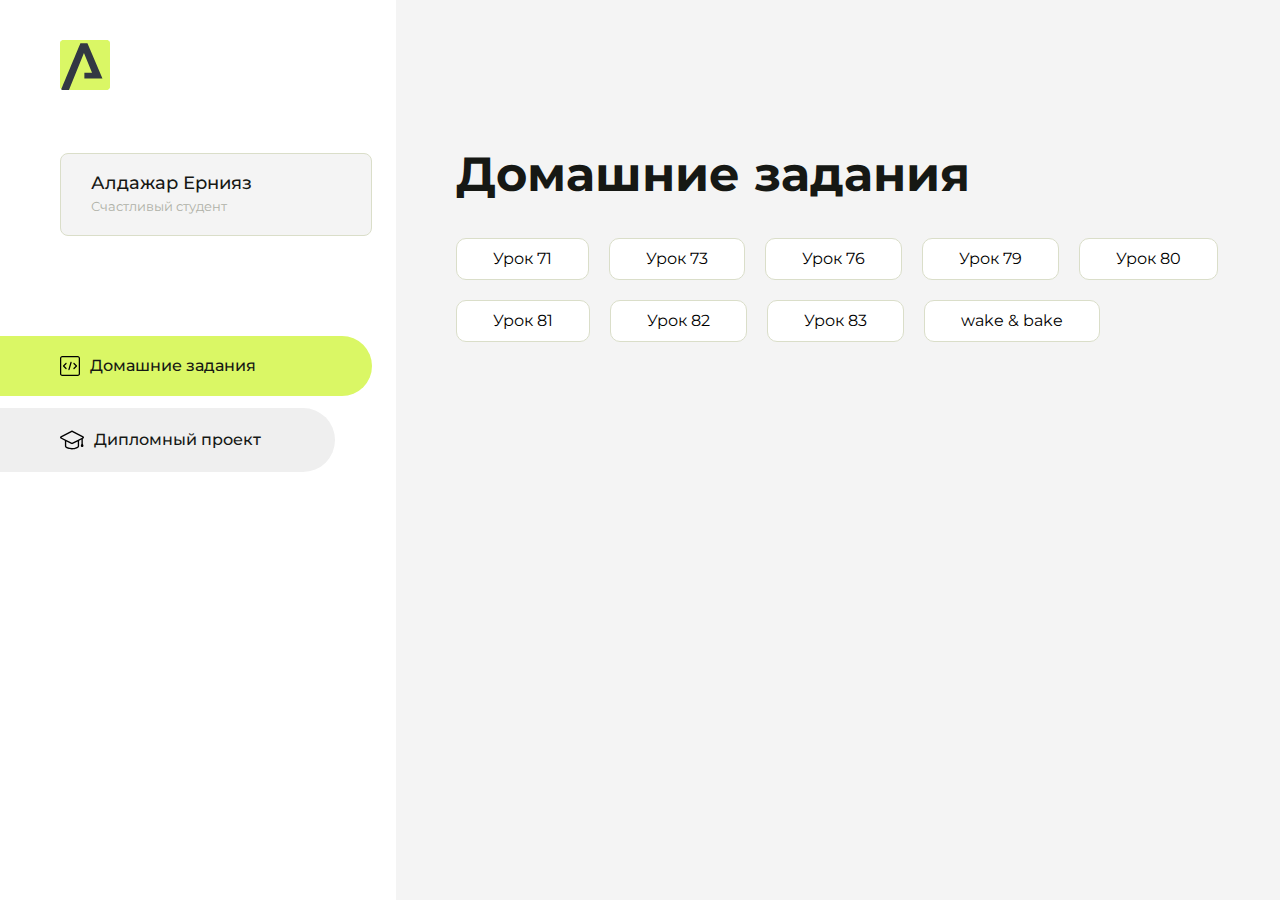
<file: index.html>
<!DOCTYPE html>
<html lang="en">
<head>
    <meta charset="UTF-8">
    <meta name="viewport" content="width=device-width, initial-scale=1.0">
    <title>Домашняя работа</title>
    <link rel="shortcut icon" href="src/logo.ico" type="image/x-icon">
    <link rel="preconnect" href="https://fonts.googleapis.com">
    <link rel="preconnect" href="https://fonts.gstatic.com" crossorigin>
    <link href="https://fonts.googleapis.com/css2?family=Montserrat:wght@400;500;700&family=Rubik:wght@500&display=swap"
          rel="stylesheet">
    <link rel="stylesheet" href="src/style.css">
</head>
<body id="body">
<div class="overlay" id="overlay"></div>
<div class="layout">
    <div class="burger" id="burger">
        <svg viewBox="0 0 24 24" fill="none" xmlns="http://www.w3.org/2000/svg">
            <g id="SVGRepo_bgCarrier" stroke-width="0"></g>
            <g id="SVGRepo_tracerCarrier" stroke-linecap="round" stroke-linejoin="round"></g>
            <g id="SVGRepo_iconCarrier">
                <path d="M4 18L20 18" stroke="#DAF765" stroke-width="2" stroke-linecap="round"></path>
                <path d="M4 12L20 12" stroke="#DAF765" stroke-width="2" stroke-linecap="round"></path>
                <path d="M4 6L20 6" stroke="#DAF765" stroke-width="2" stroke-linecap="round"></path>
            </g>
        </svg>
    </div>
    <aside class="sidebar" id="sidebar">
        <div class="sidebar__inner">
            <div class="logo">
                <svg width="50" height="50" viewBox="0 0 50 50" fill="none" xmlns="http://www.w3.org/2000/svg">
                    <g clip-path="url(#clip0_513_74730)">
                        <path d="M46.17 -0.257004H3.83C1.57281 -0.257004 -0.257 1.57281 -0.257 3.83V46.17C-0.257 48.4272 1.57281 50.257 3.83 50.257H46.17C48.4272 50.257 50.257 48.4272 50.257 46.17V3.83C50.257 1.57281 48.4272 -0.257004 46.17 -0.257004Z"
                              fill="#DAF765"/>
                        <path d="M24.375 38.4H42.461L27.441 3.1585H20.4355C20.4355 3.1585 6.7895 35.881 1.1945 49.294C2.015 50.0275 3.0945 50.257 3.6945 50.257H8.8445L23.954 13.07L32.0465 32.8285H24.375V38.4Z"
                              fill="#323843"/>
                    </g>
                    <defs>
                        <clipPath id="clip0_513_74730">
                            <rect width="50" height="50" fill="white"/>
                        </clipPath>
                    </defs>
                </svg>
            </div>
            <div class="sidebar__user">
                <div class="sidebar__name">Алдажар Ернияз</div>
                <div class="sidebar__text">Счастливый студент</div>
            </div>
            <div class="sidebar__tabs">
                <div class="sidebar__item">
                    <button class="sidebar__button active" id="tasks">
                        <svg xmlns="http://www.w3.org/2000/svg" width="20" height="20" viewBox="0 0 20 20" fill="none">
                            <g clip-path="url(#clip0_704_74543)">
                                <path d="M17.7083 20H2.29167C1.0275 20 0 18.9725 0 17.7083V2.29167C0 1.0275 1.0275 0 2.29167 0H17.7083C18.9725 0 20 1.0275 20 2.29167V17.7083C20 18.9725 18.9725 20 17.7083 20ZM2.29167 1.25C1.7175 1.25 1.25 1.7175 1.25 2.29167V17.7083C1.25 18.2825 1.7175 18.75 2.29167 18.75H17.7083C18.2825 18.75 18.75 18.2825 18.75 17.7083V2.29167C18.75 1.7175 18.2825 1.25 17.7083 1.25H2.29167Z"
                                      fill="black"/>
                                <path d="M6.04167 13.125C5.88167 13.125 5.72167 13.0642 5.6 12.9417L3.1 10.4417C2.85583 10.1975 2.85583 9.80167 3.1 9.5575L5.6 7.0575C5.84417 6.81333 6.24 6.81333 6.48417 7.0575C6.72833 7.30167 6.72833 7.6975 6.48417 7.94167L4.42583 10L6.48417 12.0583C6.72833 12.3025 6.72833 12.6983 6.48417 12.9425C6.36167 13.0642 6.20167 13.125 6.04167 13.125Z"
                                      fill="black"/>
                                <path d="M8.95833 14.1667C8.9 14.1667 8.84 14.1583 8.78167 14.1417C8.45083 14.0442 8.26083 13.6967 8.35833 13.3658L10.4417 6.28251C10.5392 5.95084 10.8892 5.76417 11.2175 5.85917C11.5483 5.95667 11.7383 6.30417 11.6408 6.63501L9.5575 13.7183C9.47833 13.9908 9.22833 14.1667 8.95833 14.1667Z"
                                      fill="black"/>
                                <path d="M13.9583 13.125C13.7983 13.125 13.6383 13.0642 13.5167 12.9417C13.2725 12.6975 13.2725 12.3017 13.5167 12.0575L15.575 9.99916L13.5167 7.94083C13.2725 7.69666 13.2725 7.30083 13.5167 7.05666C13.7608 6.81249 14.1567 6.81249 14.4008 7.05666L16.9008 9.55666C17.145 9.80083 17.145 10.1967 16.9008 10.4408L14.4008 12.9408C14.2783 13.0642 14.1183 13.125 13.9583 13.125Z"
                                      fill="black"/>
                            </g>
                            <defs>
                                <clipPath id="clip0_704_74543">
                                    <rect width="20" height="20" fill="white"/>
                                </clipPath>
                            </defs>
                        </svg>
                        <span>Домашние задания</span></button>
                </div>
                <div class="sidebar__item">
                    <button class="sidebar__button" id="diplom">
                        <svg xmlns="http://www.w3.org/2000/svg" width="24" height="24" viewBox="0 0 24 24" fill="none">
                            <g clip-path="url(#clip0_704_74553)">
                                <path d="M23.2628 10.5971C23.7176 10.365 24 9.90375 24 9.39337C24 8.883 23.7176 8.42175 23.2628 8.18962L12.6135 2.75362C12.2291 2.55824 11.7705 2.55787 11.3854 2.75399L0.736875 8.19C0.282375 8.42175 0 8.883 0 9.39337C0 9.90375 0.282375 10.365 0.736875 10.5971L4.89038 12.7177V18.2074C4.89038 19.8154 8.412 21.393 12 21.393C15.5884 21.393 19.1096 19.815 19.1096 18.2074V12.7174L21.4609 11.517V15.8017L20.901 17.2305C20.7409 17.6389 20.7934 18.0994 21.0405 18.4616C21.2876 18.8246 21.6979 19.041 22.1366 19.041C22.5754 19.041 22.9852 18.8246 23.2324 18.462C23.4795 18.099 23.532 17.6385 23.3719 17.2301L22.8124 15.8021V10.827L23.2628 10.5971ZM17.7623 18.1721C17.6198 18.6375 15.3491 20.0419 12 20.0419C8.65088 20.0419 6.38025 18.6375 6.2415 18.2074V12.3037L6.23887 12.3019C6.23812 12.057 6.1065 11.8207 5.87325 11.7019L1.3515 9.39337L12 3.95737L22.6489 9.39337L12 14.8294L5.87325 11.7019C5.54063 11.5331 4.6695 11.6674 4.5 12C4.33012 12.3322 4.55813 12.5479 4.89038 12.7177L11.3857 16.0331C11.5781 16.1314 11.7889 16.1805 12 16.1805C12.2107 16.1805 12.4222 16.1314 12.6146 16.0331L17.7593 13.407L17.7623 18.1721Z"
                                      fill="black"/>
                            </g>
                            <defs>
                                <clipPath id="clip0_704_74553">
                                    <rect width="24" height="24" fill="white"/>
                                </clipPath>
                            </defs>
                        </svg>
                        <span>Дипломный проект</span></button>
                </div>
            </div>
        </div>

    </aside>
    <div class="content">
        <div class="container">
            <div class="content__block" id="tasksBlock">
                <div class="content__title">Домашние задания</div>
                <ul class="content__list">
                    <li class="content__list-item">
                        <a href="lesson71/index.html">Урок 71</a>
                    </li>
                    <li class="content__list-item">
                        <a href="lesson73/index.html">Урок 73</a>
                    </li>
                    <li class="content__list-item">
                        <a href="js-76/index.html">Урок 76</a>
                    </li>
                    <li class="content__list-item">
                        <a href="js-79/index.html">Урок 79</a>
                    </li>
                    <li class="content__list-item">
                        <a href="js-80/index.html">Урок 80</a>
                    </li>
                    <li class="content__list-item">
                        <a href="js-81/index.html">Урок 81</a>
                    </li>
                    <li class="content__list-item">
                        <a href="js-82/index.html">Урок 82</a>
                    </li>
                    <li class="content__list-item">
                        <a href="js-83/index.html">Урок 83</a>
                    </li>
                    <li class="content__list-item">
                        <a href="wake & bake/index.html">wake & bake</a>
                    </li>
                </ul>
            </div>
            <div class="content__block hidden" id="diplomBlock">
                <div class="content__title">Дипломный проект</div>
                <div class="content__list-diplom">
                    <a href="ПАПКА-С-НОМЕРОМ-УРОКА">Ссылка на ДЗ</a>
                </div>
                <div class="content__decor">
                    <div class="content__decor-text">Давай проверим, чему ты научился!</div>
                    <div class="content__decor-img">
                        <img src="src/decor.png" alt="decor">
                    </div>
                </div>
            </div>
        </div>
    </div>
</div>
<script src="src/index.js"></script>
</body>
</html>
</file>
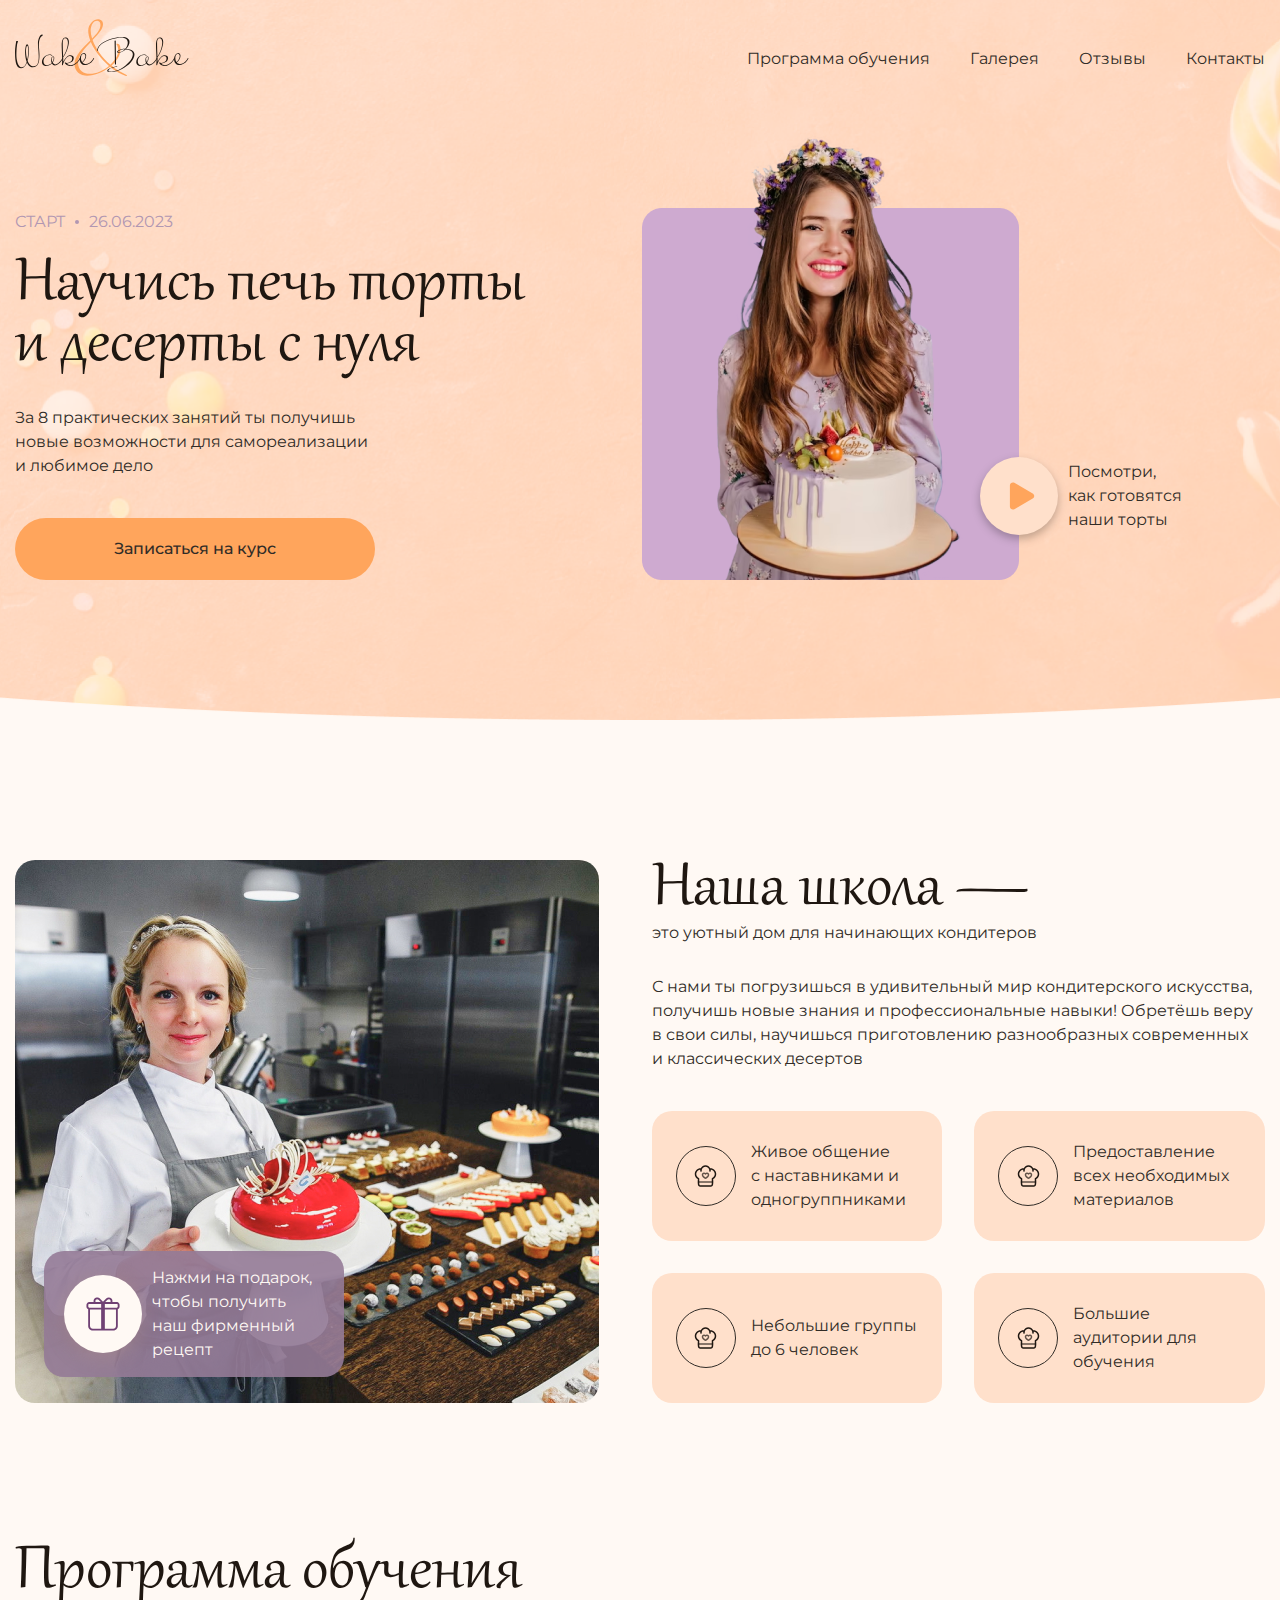
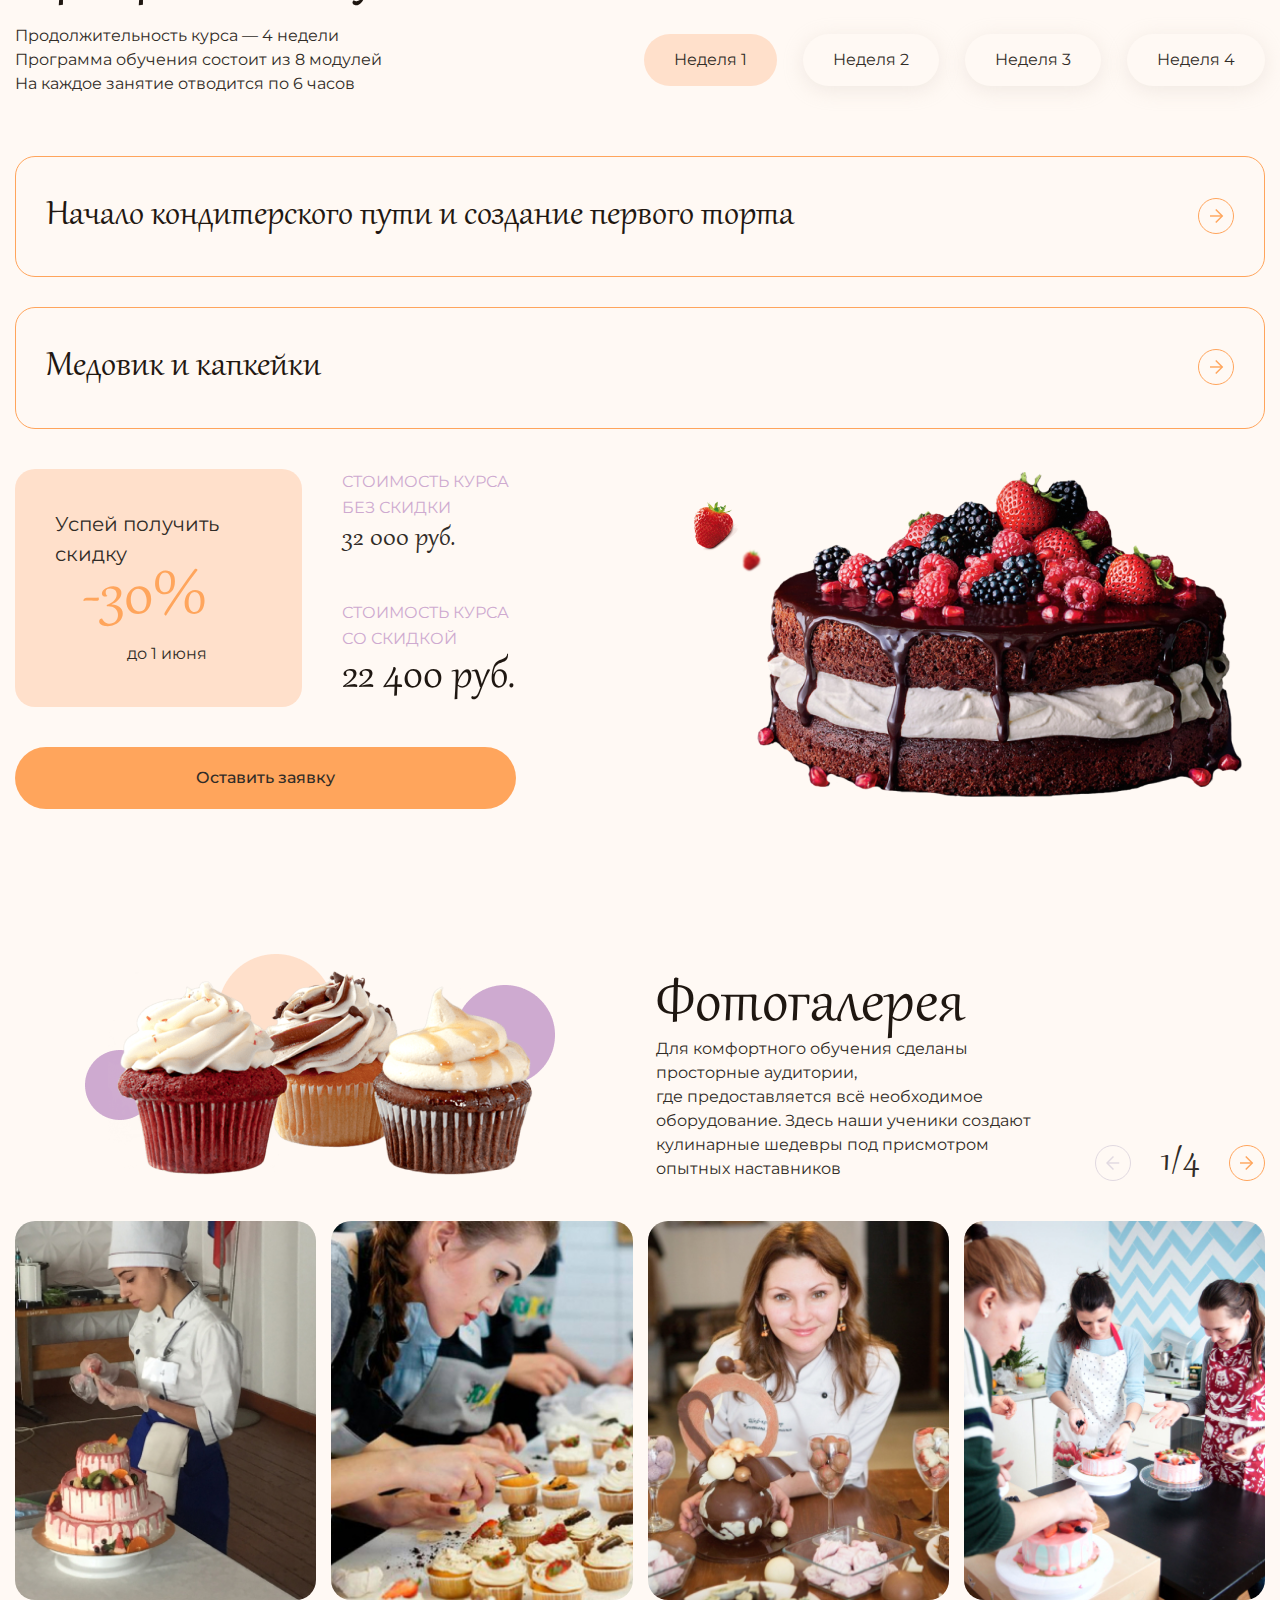
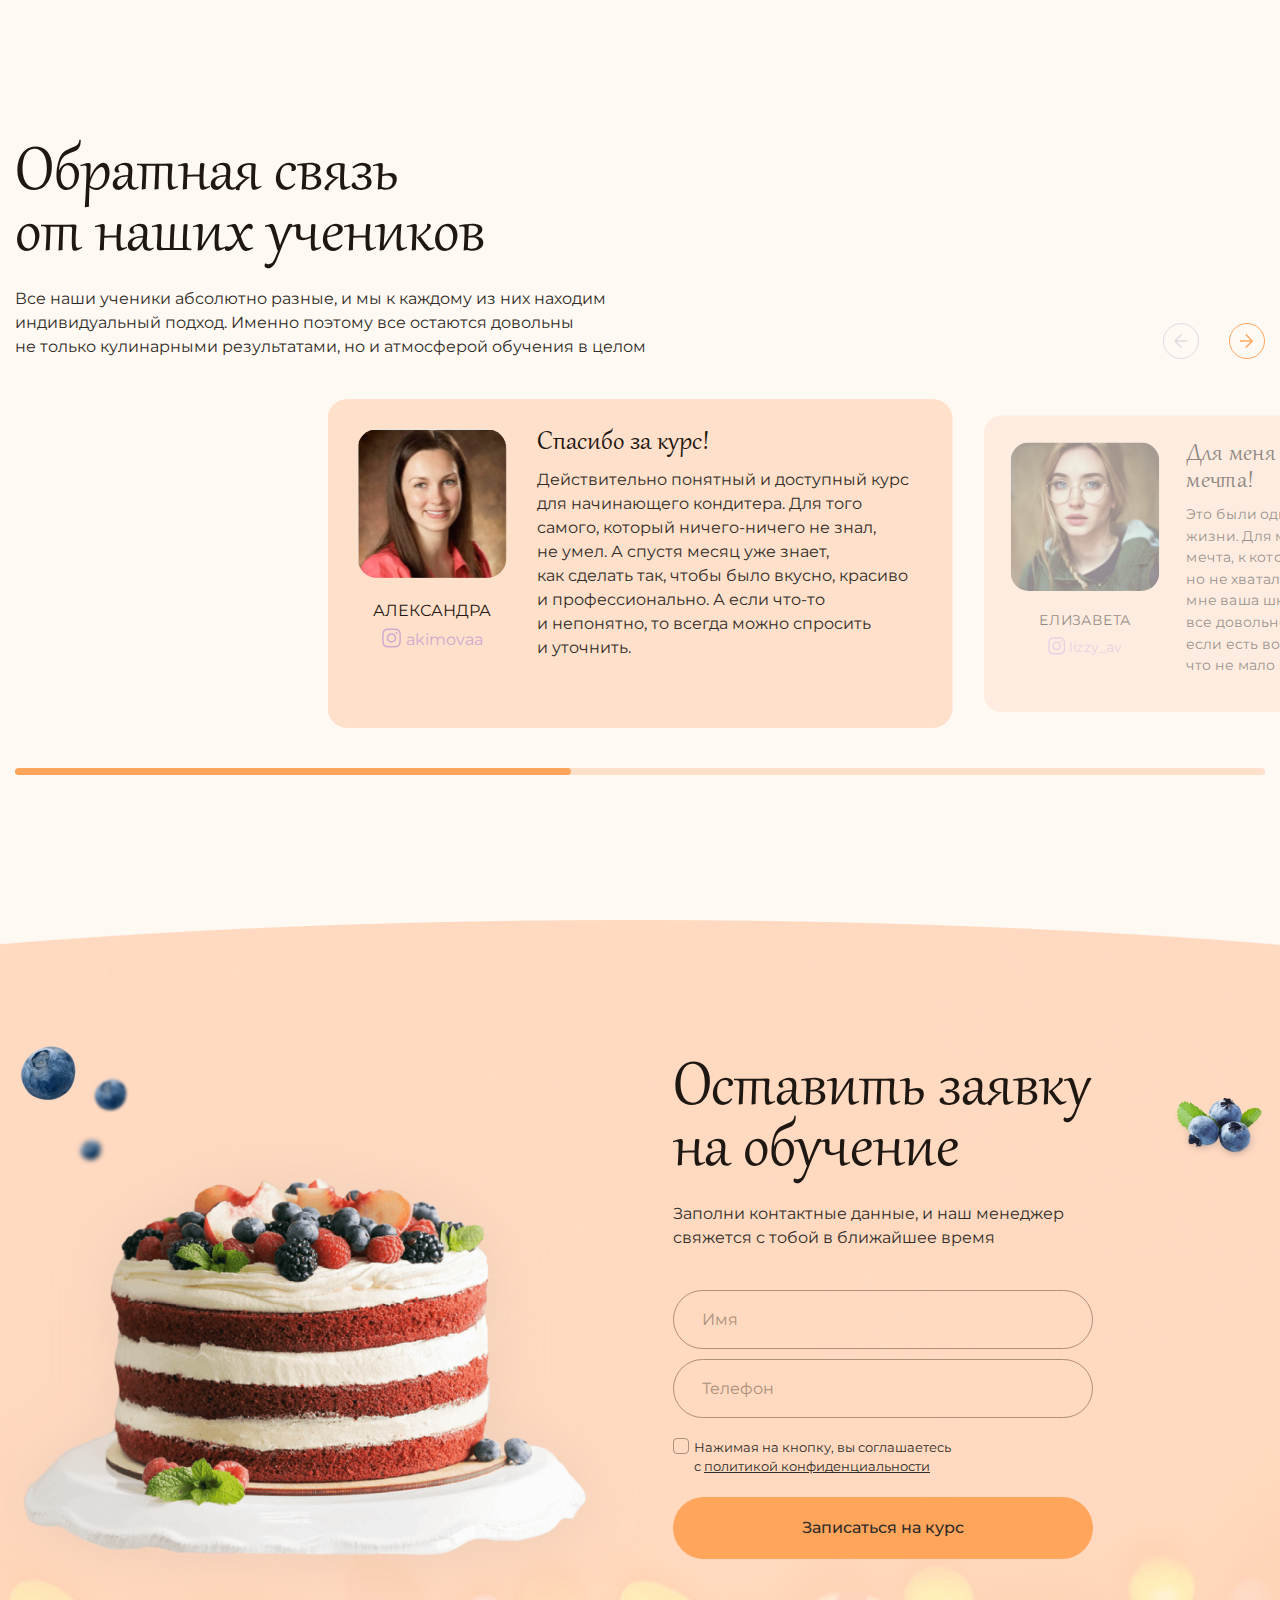
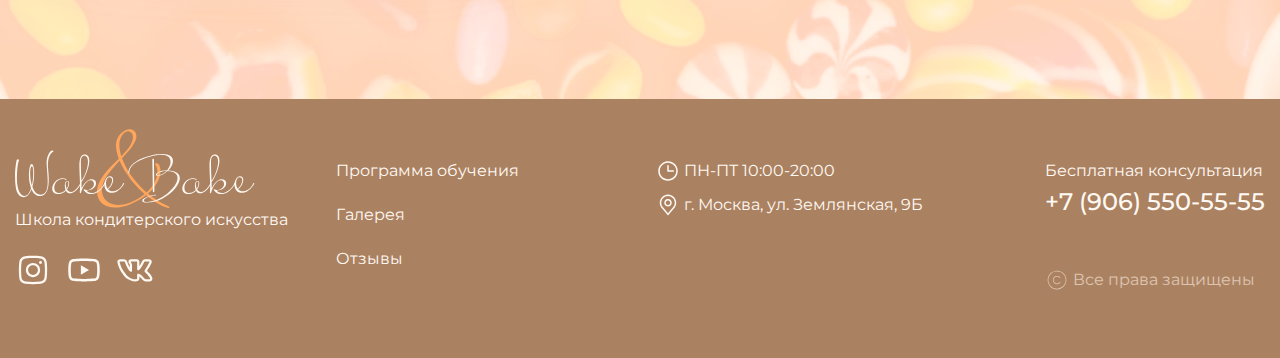
<file: wake & bake/index.html>
<!DOCTYPE html>
<html lang="ru">

<head>
  <meta charset="UTF-8" />
  <meta name="viewport" content="width=device-width, initial-scale=1.0" />
  <title>Wake & Bake</title>
  <link rel="stylesheet" href="css/swiper-bundle.min.css" />
  <link rel="stylesheet" href="css/style.css" />
</head>

<body class="body">
  <div class="wrapper">
    <header class="header">
      <div class="header__top">
        <div class="container">
          <div class="header__top-inner">
            <a class="header__logo" href="/">
              <img src="img/icons/logos/logo-dark.svg" alt="Логотип компании Wake & Bake">
            </a>
            <nav class="nav">
              <ul class="nav__list">
                <li class="nav__item">
                  <a class="nav__link" href="#program">Программа обучения</a>
                </li>
                <li class="nav__item">
                  <a class="nav__link" href="#gallery">Галерея</a>
                </li>
                <li class="nav__item">
                  <a class="nav__link" href="#testimonials">Отзывы</a>
                </li>
                <li class="nav__item">
                  <a class="nav__link" href="#contact">Контакты</a>
                </li>

              </ul>
            </nav>
            <a class="burger-icon" href="#">
              <span></span>
            </a>
          </div>
        </div>
      </div>
      <section class="header__hero hero">
        <div class="container">
          <div class="hero__inner">
            <div class="hero__content">
              <div class="hero__info">
                <span>Старт</span>
                <span>26.06.2023</span>
              </div>
              <h1 class="hero__title title">
                Научись печь торты и десерты с нуля
              </h1>
              <p class="hero__text">
                За 8 практических занятий ты получишь новые возможности для самореализации и любимое дело
              </p>
              <div class="hero__img-control hero__img-control--mobile">
                <a class="hero__img-play" data-fslightbox href="video/тортик.mp4">
                  <img src="img/icons/Play.svg" alt="">
                </a>
                Посмотри, как готовятся наши торты
              </div>
              <a class="hero__button button" href="#contact">
                Записаться на курс
              </a>
            </div>
            <div class="hero__img">
              <img src="img/content/girl.png" alt="Девушка с тортом">
              <div class="hero__img-control">
                <a class="hero__img-play" data-fslightbox="gallery" href="video/cake.mp4">
                  <img src="img/icons/Play.svg" alt="">
                </a>
                Посмотри, как готовятся наши торты
              </div>
            </div>
          </div>
        </div>


      </section>

    </header>


    <main class="main">
      <section class="main__about about">
        <div class="container">
          <div class="about__inner">
            <div class="about__img">
              <img src="img/content/women.jpg" alt="Девушка с тортом">
              <div class="about__img-control">
                <a class="about__img-play" href="#">
                  <img src="img/icons/gift.svg" alt="">
                </a>
                Нажми на подарок, чтобы получить наш фирменный рецепт

              </div>
            </div>
            <div class="about__body">
              <div class="about__heading">

                <h2 class="about__title title">
                  Наша школа —
                </h2>
                <p class="about_title-text">
                  это уютный дом для начинающих кондитеров
                </p>
                <p class="about__text">

                  С нами ты погрузишься в удивительный мир кондитерского искусства, получишь новые знания
                  и профессиональные навыки! Обретёшь веру в свои силы, научишься приготовлению разнообразных
                  современных и классических десертов
                </p>

              </div>
            </div>
            <ul class="about__grid">
              <li class="about__grid-item">
                <div class="about__grid-img">
                  <img src="img/icons/hat-2.svg" alt="">
                </div>
                <p class="about__grid-text">
                  Живое общение с наставниками и одногруппниками
                </p>
              </li>
              <li class="about__grid-item">
                <div class="about__grid-img">
                  <img src="img/icons/hat-2.svg" alt="">
                </div>
                <p class="about__grid-text">
                  Предоставление всех необходимых материалов
                </p>
              </li>
              <li class="about__grid-item">
                <div class="about__grid-img">
                  <img src="img/icons/hat-2.svg" alt="">
                </div>
                <p class="about__grid-text">
                  Небольшие группы до 6 человек
                </p>
              </li>
              <li class="about__grid-item">
                <div class="about__grid-img">
                  <img src="img/icons/hat-2.svg" alt="">
                </div>
                <p class="about__grid-text">
                  Большие аудитории для обучения
                </p>
              </li>
            </ul>
          </div>
        </div>
      </section>

      <section class="main__program program" id="program">
        <div class="container">
          <h2 class="program__title title">
            Программа обучения
          </h2>
          <div class="program__top">


            <p class="program__text">
              Продолжительность курса — 4 недели
              <br>
              Программа обучения состоит из 8 модулей
              <br>
              На каждое занятие отводится по 6 часов
            </p>


            <ul class="tab-controls">
              <li class="tab-controls__item">
                <a class="tab-controls__link tab-controls__link--active" href="#tab1">Неделя 1</a>
              </li>
              <li class="tab-controls__item">
                <a class="tab-controls__link" href="#tab2">Неделя 2</a>
              </li>
              <li class="tab-controls__item">
                <a class="tab-controls__link" href="#tab3">Неделя 3</a>
              </li>
              <li class="tab-controls__item">
                <a class="tab-controls__link" href="#tab4">Неделя 4</a>
              </li>
            </ul>
          </div>
          <div class="program__tab-content tab-content tab-content--show" id="tab1">
            <ul class="accordion-list">
              <li class="accordion-list__item">
                <a class="accordion-list__control" href="#">
                  <h3 class="accordion-list__control-title">
                    Начало кондитерского пути и создание первого торта
                  </h3>
                  <div class="accordion-list__control-arrow">
                    <svg width="14" height="14" viewBox="0 0 14 14" fill="none" xmlns="http://www.w3.org/2000/svg">
                      <path
                        d="M5.25605 12.96L11.232 6.984L5.25605 1.008L6.26405 -3.0528e-07L13.248 6.984L6.26405 13.968L5.25605 12.96Z"
                        fill="#FFA55C" />
                      <path
                        d="M12.2402 6.26465L12.2402 7.70465L0.000234839 7.70465L0.000234902 6.26465L12.2402 6.26465Z"
                        fill="#FFA55C" />
                    </svg>
                  </div>

                </a>
                <div class="accordion-list__content">
                  <div class="accordion-content">
                    <div class="accordion-content__col">

                      <h6 class="accordion-content__title">Теория:</h6>
                      <ul class="accordion-content__list">
                        <li class="accordion-content__item">
                          <div class="accordion-content__icon">

                            <img src="img/icons/hat.svg" alt="">
                          </div>
                          Организация рабочего места
                        </li>
                        <li class="accordion-content__item">
                          <div class="accordion-content__icon">

                            <img src="img/icons/hat.svg" alt="">
                          </div>
                          Подготовка необходимого инвентаря
                        </li>
                        <li class="accordion-content__item">
                          <div class="accordion-content__icon">

                            <img src="img/icons/hat.svg" alt="">
                          </div>
                          Выбор необходимых продуктов
                        </li>
                        <li class="accordion-content__item">
                          <div class="accordion-content__icon">

                            <img src="img/icons/hat.svg" alt="">
                          </div>
                          Советы по закупке необходимых продуктов и инвентаря
                        </li>
                        <li class="accordion-content__item">
                          <div class="accordion-content__icon">

                            <img src="img/icons/hat.svg" alt="">
                          </div>
                          Обзор хранения и заготовки сырья
                        </li>
                      </ul>
                    </div>
                    <div class="accordion-content__col">

                      <h6 class="accordion-content__title">практика:</h6>

                      <p class="accordion-content__text">
                        Испечёшь морковный торт с солёной карамелью
                      </p>


                    </div>

                  </div>
                </div>
              </li>
              <li class="accordion-list__item">
                <a class="accordion-list__control" href="#">
                  <h3 class="accordion-list__control-title">
                    Медовик и капкейки
                  </h3>
                  <div class="accordion-list__control-arrow">
                    <svg width="14" height="14" viewBox="0 0 14 14" fill="none" xmlns="http://www.w3.org/2000/svg">
                      <path
                        d="M5.25605 12.96L11.232 6.984L5.25605 1.008L6.26405 -3.0528e-07L13.248 6.984L6.26405 13.968L5.25605 12.96Z"
                        fill="#FFA55C" />
                      <path
                        d="M12.2402 6.26465L12.2402 7.70465L0.000234839 7.70465L0.000234902 6.26465L12.2402 6.26465Z"
                        fill="#FFA55C" />
                    </svg>
                  </div>

                </a>
                <div class="accordion-list__content">
                  <div class="accordion-content">
                    <div class="accordion-content__col">

                      <h6 class="accordion-content__title">Теория:</h6>
                      <ul class="accordion-content__list">
                        <li class="accordion-content__item">
                          <div class="accordion-content__icon">

                            <img src="img/icons/hat.svg" alt="">
                          </div>
                          Приготовление и украшение капкейков
                        </li>
                        <li class="accordion-content__item">
                          <div class="accordion-content__icon">

                            <img src="img/icons/hat.svg" alt="">
                          </div>
                          Изготовление крема и конфи
                        </li>
                        <li class="accordion-content__item">
                          <div class="accordion-content__icon">

                            <img src="img/icons/hat.svg" alt="">
                          </div>
                          Приготовление медовых коржей для торта
                        </li>
                        <li class="accordion-content__item">
                          <div class="accordion-content__icon">

                            <img src="img/icons/hat.svg" alt="">
                          </div>
                          Пропитка коржей и сборка торта
                        </li>

                      </ul>
                    </div>
                    <div class="accordion-content__col">

                      <h6 class="accordion-content__title">практика:</h6>

                      <p class="accordion-content__text">
                        Испечёшь капкейки, приготовишь крем и конфи, а также сделаешь своё первое пирожное — медовик
                      </p>


                    </div>

                  </div>
                </div>
              </li>



            </ul>
          </div>
          <div class="program__tab-content tab-content" id="tab2">
            <ul class="accordion-list">
              <li class="accordion-list__item">
                <a class="accordion-list__control" href="#">
                  <h3 class="accordion-list__control-title">
                    Песочное тесто и чизкейк
                  </h3>
                  <div class="accordion-list__control-arrow">
                    <svg width="14" height="14" viewBox="0 0 14 14" fill="none" xmlns="http://www.w3.org/2000/svg">
                      <path
                        d="M5.25605 12.96L11.232 6.984L5.25605 1.008L6.26405 -3.0528e-07L13.248 6.984L6.26405 13.968L5.25605 12.96Z"
                        fill="#FFA55C" />
                      <path
                        d="M12.2402 6.26465L12.2402 7.70465L0.000234839 7.70465L0.000234902 6.26465L12.2402 6.26465Z"
                        fill="#FFA55C" />
                    </svg>
                  </div>

                </a>
                <div class="accordion-list__content">
                  <div class="accordion-content">
                    <div class="accordion-content__col">

                      <h6 class="accordion-content__title">Теория:</h6>
                      <ul class="accordion-content__list">
                        <li class="accordion-content__item">
                          <div class="accordion-content__icon">

                            <img src="img/icons/hat.svg" alt="">
                          </div>
                          Приготовление песочного теста
                        </li>
                        <li class="accordion-content__item">
                          <div class="accordion-content__icon">

                            <img src="img/icons/hat.svg" alt="">
                          </div>
                          Тонкости в приготовлении меренги
                        </li>
                        <li class="accordion-content__item">
                          <div class="accordion-content__icon">

                            <img src="img/icons/hat.svg" alt="">
                          </div>
                          Изготовление заварного крема
                        </li>
                        <li class="accordion-content__item">
                          <div class="accordion-content__icon">

                            <img src="img/icons/hat.svg" alt="">
                          </div>
                          Выпечка тарталеток
                        </li>
                        <li class="accordion-content__item">
                          <div class="accordion-content__icon">

                            <img src="img/icons/hat.svg" alt="">
                          </div>
                          Приготовление нежного чизкейка
                        </li>
                      </ul>
                    </div>
                    <div class="accordion-content__col">

                      <h6 class="accordion-content__title">практика:</h6>

                      <p class="accordion-content__text">
                        Приготовишь меренги, сделаешь заварной крем для тарталеток и испечёшь свой первый чизкейк
                      </p>


                    </div>

                  </div>
                </div>
              </li>
              <li class="accordion-list__item">
                <a class="accordion-list__control" href="#">
                  <h3 class="accordion-list__control-title">
                    Бисквиты
                  </h3>
                  <div class="accordion-list__control-arrow">
                    <svg width="14" height="14" viewBox="0 0 14 14" fill="none" xmlns="http://www.w3.org/2000/svg">
                      <path
                        d="M5.25605 12.96L11.232 6.984L5.25605 1.008L6.26405 -3.0528e-07L13.248 6.984L6.26405 13.968L5.25605 12.96Z"
                        fill="#FFA55C" />
                      <path
                        d="M12.2402 6.26465L12.2402 7.70465L0.000234839 7.70465L0.000234902 6.26465L12.2402 6.26465Z"
                        fill="#FFA55C" />
                    </svg>
                  </div>

                </a>
                <div class="accordion-list__content">
                  <div class="accordion-content">
                    <div class="accordion-content__col">

                      <h6 class="accordion-content__title">Теория:</h6>
                      <ul class="accordion-content__list">
                        <li class="accordion-content__item">
                          <div class="accordion-content__icon">

                            <img src="img/icons/hat.svg" alt="">
                          </div>
                          Тонкости выпечки бисквитов
                        </li>
                        <li class="accordion-content__item">
                          <div class="accordion-content__icon">

                            <img src="img/icons/hat.svg" alt="">
                          </div>
                          Приготовление ванильного бисквита
                        </li>
                        <li class="accordion-content__item">
                          <div class="accordion-content__icon">

                            <img src="img/icons/hat.svg" alt="">
                          </div>
                          Приготовление фисташкового бисквита
                        </li>
                        <li class="accordion-content__item">
                          <div class="accordion-content__icon">

                            <img src="img/icons/hat.svg" alt="">
                          </div>
                          Приготовление шоколадного бисквита
                        </li>

                      </ul>
                    </div>
                    <div class="accordion-content__col">

                      <h6 class="accordion-content__title">практика:</h6>

                      <p class="accordion-content__text">
                        Отработаешь выпечку трёх бисквитов для будущих тортов
                      </p>


                    </div>

                  </div>
                </div>
              </li>



            </ul>
          </div>
          <div class="program__tab-content tab-content" id="tab3">
            <ul class="accordion-list">
              <li class="accordion-list__item">
                <a class="accordion-list__control" href="#">
                  <h3 class="accordion-list__control-title">
                    Дрожжевое тесто
                  </h3>
                  <div class="accordion-list__control-arrow">
                    <svg width="14" height="14" viewBox="0 0 14 14" fill="none" xmlns="http://www.w3.org/2000/svg">
                      <path
                        d="M5.25605 12.96L11.232 6.984L5.25605 1.008L6.26405 -3.0528e-07L13.248 6.984L6.26405 13.968L5.25605 12.96Z"
                        fill="#FFA55C" />
                      <path
                        d="M12.2402 6.26465L12.2402 7.70465L0.000234839 7.70465L0.000234902 6.26465L12.2402 6.26465Z"
                        fill="#FFA55C" />
                    </svg>
                  </div>

                </a>
                <div class="accordion-list__content">
                  <div class="accordion-content">
                    <div class="accordion-content__col">

                      <h6 class="accordion-content__title">Теория:</h6>
                      <ul class="accordion-content__list">
                        <li class="accordion-content__item">
                          <div class="accordion-content__icon">

                            <img src="img/icons/hat.svg" alt="">
                          </div>
                          Технология приготовления дрожжевого теста: тонкости и советы
                        </li>
                        <li class="accordion-content__item">
                          <div class="accordion-content__icon">

                            <img src="img/icons/hat.svg" alt="">
                          </div>
                          Приготовление песочного теста
                        </li>
                        <li class="accordion-content__item">
                          <div class="accordion-content__icon">

                            <img src="img/icons/hat.svg" alt="">
                          </div>
                          Рецептурные нюансы
                        </li>

                      </ul>
                    </div>
                    <div class="accordion-content__col">

                      <h6 class="accordion-content__title">практика:</h6>

                      <p class="accordion-content__text">
                        Приготовишь заготовку для торта
                      </p>


                    </div>

                  </div>
                </div>
              </li>
              <li class="accordion-list__item">
                <a class="accordion-list__control" href="#">
                  <h3 class="accordion-list__control-title">
                    Работа с кремами
                  </h3>
                  <div class="accordion-list__control-arrow">
                    <svg width="14" height="14" viewBox="0 0 14 14" fill="none" xmlns="http://www.w3.org/2000/svg">
                      <path
                        d="M5.25605 12.96L11.232 6.984L5.25605 1.008L6.26405 -3.0528e-07L13.248 6.984L6.26405 13.968L5.25605 12.96Z"
                        fill="#FFA55C" />
                      <path
                        d="M12.2402 6.26465L12.2402 7.70465L0.000234839 7.70465L0.000234902 6.26465L12.2402 6.26465Z"
                        fill="#FFA55C" />
                    </svg>
                  </div>

                </a>
                <div class="accordion-list__content">
                  <div class="accordion-content">
                    <div class="accordion-content__col">

                      <h6 class="accordion-content__title">Теория:</h6>
                      <ul class="accordion-content__list">
                        <li class="accordion-content__item">
                          <div class="accordion-content__icon">

                            <img src="img/icons/hat.svg" alt="">
                          </div>
                          Приготовление кремов: ганаши, кремю
                        </li>
                        <li class="accordion-content__item">
                          <div class="accordion-content__icon">

                            <img src="img/icons/hat.svg" alt="">
                          </div>
                          Создание заварного теста
                        </li>
                        <li class="accordion-content__item">
                          <div class="accordion-content__icon">

                            <img src="img/icons/hat.svg" alt="">
                          </div>
                          Приготовление профитролей и нескольких видов кремов
                        </li>

                      </ul>
                    </div>
                    <div class="accordion-content__col">

                      <h6 class="accordion-content__title">практика:</h6>

                      <p class="accordion-content__text">
                        Приготовишь профитроли и несколько видов кремов
                      </p>


                    </div>

                  </div>
                </div>
              </li>



            </ul>
          </div>
          <div class="program__tab-content tab-content" id="tab4">
            <ul class="accordion-list">
              <li class="accordion-list__item">
                <a class="accordion-list__control" href="#">
                  <h3 class="accordion-list__control-title">
                    Mille-feuille, или Наполеон
                  </h3>
                  <div class="accordion-list__control-arrow">
                    <svg width="14" height="14" viewBox="0 0 14 14" fill="none" xmlns="http://www.w3.org/2000/svg">
                      <path
                        d="M5.25605 12.96L11.232 6.984L5.25605 1.008L6.26405 -3.0528e-07L13.248 6.984L6.26405 13.968L5.25605 12.96Z"
                        fill="#FFA55C" />
                      <path
                        d="M12.2402 6.26465L12.2402 7.70465L0.000234839 7.70465L0.000234902 6.26465L12.2402 6.26465Z"
                        fill="#FFA55C" />
                    </svg>
                  </div>

                </a>
                <div class="accordion-list__content">
                  <div class="accordion-content">
                    <div class="accordion-content__col">

                      <h6 class="accordion-content__title">Теория:</h6>
                      <ul class="accordion-content__list">
                        <li class="accordion-content__item">
                          <div class="accordion-content__icon">

                            <img src="img/icons/hat.svg" alt="">
                          </div>
                          Приготовление слоёного теста
                        </li>
                        <li class="accordion-content__item">
                          <div class="accordion-content__icon">

                            <img src="img/icons/hat.svg" alt="">
                          </div>
                          Рецептура и создание крема дипломат
                        </li>
                        <li class="accordion-content__item">
                          <div class="accordion-content__icon">

                            <img src="img/icons/hat.svg" alt="">
                          </div>
                          Приготовление французского морковного десерта
                        </li>

                      </ul>
                    </div>
                    <div class="accordion-content__col">

                      <h6 class="accordion-content__title">практика:</h6>

                      <p class="accordion-content__text">
                        Испечёте торт «Наполеон» и приготовите необычный морковный десерт
                      </p>


                    </div>

                  </div>
                </div>
              </li>
              <li class="accordion-list__item">
                <a class="accordion-list__control" href="#">
                  <h3 class="accordion-list__control-title">
                    Завершение курса
                  </h3>
                  <div class="accordion-list__control-arrow">
                    <svg width="14" height="14" viewBox="0 0 14 14" fill="none" xmlns="http://www.w3.org/2000/svg">
                      <path
                        d="M5.25605 12.96L11.232 6.984L5.25605 1.008L6.26405 -3.0528e-07L13.248 6.984L6.26405 13.968L5.25605 12.96Z"
                        fill="#FFA55C" />
                      <path
                        d="M12.2402 6.26465L12.2402 7.70465L0.000234839 7.70465L0.000234902 6.26465L12.2402 6.26465Z"
                        fill="#FFA55C" />
                    </svg>
                  </div>

                </a>
                <div class="accordion-list__content">
                  <div class="accordion-content">
                    <div class="accordion-content__col">

                      <h6 class="accordion-content__title">Теория:</h6>
                      <ul class="accordion-content__list">
                        <li class="accordion-content__item">
                          <div class="accordion-content__icon">

                            <img src="img/icons/hat.svg" alt="">
                          </div>
                          Работа кондитера на заказ
                        </li>
                        <li class="accordion-content__item">
                          <div class="accordion-content__icon">

                            <img src="img/icons/hat.svg" alt="">
                          </div>
                          Применение знаний о технологии выпечки к другим рецептам
                        </li>
                        <li class="accordion-content__item">
                          <div class="accordion-content__icon">

                            <img src="img/icons/hat.svg" alt="">
                          </div>
                          Разработка собственных рецептов
                        </li>

                      </ul>
                    </div>
                    <div class="accordion-content__col">

                      <h6 class="accordion-content__title">практика:</h6>

                      <p class="accordion-content__text">
                        Самостоятельно, без наставника испечёте торт на ваш выбор
                      </p>


                    </div>

                  </div>
                </div>
              </li>



            </ul>
          </div>
          <div class="program__bottom">
            <div class="program__action">
              <div class="program__discount">
                Успей получить скидку
                <div class="program__discount-value">

                  -30%

                </div>
                <span>до 1 июня</span>
              </div>
              <div class="program__price">
                <div class="program__price-text">
                  Стоимость курса без скидки
                </div>
                <div class="program__price-value">
                  32 000 руб.
                </div>
              </div>
              <div class="program__price">
                <div class="program__price-text">
                  Стоимость курса со скидкой
                </div>
                <div class="program__price-value--big">
                  22 400 руб.
                </div>
              </div>
              <a class="program__button button" href="#contact">
                Оставить заявку
              </a>
            </div>
            <div class="program__img">

              <img src="img/decor/cake.png" alt="">
            </div>
          </div>
        </div>
      </section>

      <section class="main__gallery gallery" id="gallery">
        <div class="container">
          <div class="gallery__inner">
            <div class="gallery__img">
              <img src="img/decor/cupcakes-modal.png" alt="">
            </div>
            <div class="gallery__content">

              <div class="gallery__info">
                <h2 class="gallery__title title">
                  Фотогалерея
                </h2>
                <p class="gallery__text">
                  Для комфортного обучения сделаны просторные аудитории, где предоставляется всё необходимое
                  оборудование.
                  Здесь наши ученики создают кулинарные шедевры под присмотром опытных наставников
                </p>
              </div>
              <div class="gallery__nav">
                <button class="gallery__prev" type="button">
                  <svg width="14" height="14" viewBox="0 0 14 14" fill="none" xmlns="http://www.w3.org/2000/svg">
                    <path
                      d="M7.992 1.00777L2.016 6.98377L7.992 12.9598L6.984 13.9678L-3.0528e-07 6.98377L6.984 -0.000227365L7.992 1.00777Z"
                      fill="#FFA55C" />
                    <path d="M1.0083 7.70312L1.0083 6.26313L13.2483 6.26312L13.2483 7.70312L1.0083 7.70312Z"
                      fill="#FFA55C" />
                  </svg>

                </button>
                <div class="gallery__pagination"></div>
                <button class="gallery__next" type="button">
                  <svg width="14" height="14" viewBox="0 0 14 14" fill="none" xmlns="http://www.w3.org/2000/svg">
                    <path
                      d="M5.25605 12.96L11.232 6.984L5.25605 1.008L6.26405 -3.0528e-07L13.248 6.984L6.26405 13.968L5.25605 12.96Z"
                      fill="#FFA55C" />
                    <path d="M12.2402 6.26465L12.2402 7.70465L0.000234839 7.70465L0.000234902 6.26465L12.2402 6.26465Z"
                      fill="#FFA55C" />
                  </svg>
                </button>

              </div>
            </div>
          </div>
          <div class="gallery__slider swiper">
            <div class="gallery__wrapper swiper-wrapper">

              <a class="gallery__slide swiper-slide" data-fslightbox="gallery" href="img/content/gallery/1.jpg">
                <img src="img/content/gallery/1.jpg" alt="">
              </a>
              <a class="gallery__slide swiper-slide" data-fslightbox="gallery" href="img/content/gallery/2.jpg">
                <img src="img/content/gallery/2.jpg" alt="">
              </a>
              <a class="gallery__slide swiper-slide" data-fslightbox="gallery" href="img/content/gallery/3.jpg">
                <img src="img/content/gallery/3.jpg" alt="">
              </a>
              <a class="gallery__slide swiper-slide" data-fslightbox="gallery" href="img/content/gallery/4.jpg">
                <img src="img/content/gallery/4.jpg" alt="">
              </a>
              <a class="gallery__slide swiper-slide" data-fslightbox="gallery" href="img/content/gallery/1.jpg">
                <img src="img/content/gallery/1.jpg" alt="">
              </a>
              <a class="gallery__slide swiper-slide" data-fslightbox="gallery" href="img/content/gallery/2.jpg">
                <img src="img/content/gallery/2.jpg" alt="">
              </a>
              <a class="gallery__slide swiper-slide" data-fslightbox="gallery" href="img/content/gallery/3.jpg">
                <img src="img/content/gallery/3.jpg" alt="">
              </a>
            </div>
          </div>
        </div>
      </section>

      <section class="main__testimonials testimonials" id="testimonials">
        <div class="container">
          <div class="testimonials__inner">
            <div class="testimonials__info">
              <h2 class="testimonials__title title">
                Обратная связь от наших учеников
              </h2>
              <p class="testimonials__text">
                Все наши ученики абсолютно разные, и мы к каждому из них находим индивидуальный подход. Именно поэтому
                все остаются довольны не только кулинарными результатами, но и атмосферой обучения в целом
              </p>
            </div>
            <div class="testimonials__nav">
              <button class="testimonials__prev" type="button">
                <svg width="14" height="14" viewBox="0 0 14 14" fill="none" xmlns="http://www.w3.org/2000/svg">
                  <path
                    d="M7.992 1.00777L2.016 6.98377L7.992 12.9598L6.984 13.9678L-3.0528e-07 6.98377L6.984 -0.000227365L7.992 1.00777Z"
                    fill="#FFA55C" />
                  <path d="M1.0083 7.70312L1.0083 6.26313L13.2483 6.26312L13.2483 7.70312L1.0083 7.70312Z"
                    fill="#FFA55C" />
                </svg>

              </button>
              <button class="testimonials__next" type="button">
                <svg width="14" height="14" viewBox="0 0 14 14" fill="none" xmlns="http://www.w3.org/2000/svg">
                  <path
                    d="M5.25605 12.96L11.232 6.984L5.25605 1.008L6.26405 -3.0528e-07L13.248 6.984L6.26405 13.968L5.25605 12.96Z"
                    fill="#FFA55C" />
                  <path d="M12.2402 6.26465L12.2402 7.70465L0.000234839 7.70465L0.000234902 6.26465L12.2402 6.26465Z"
                    fill="#FFA55C" />
                </svg>
              </button>

            </div>
          </div>
          <div class="testimonials__slider swiper">
            <div class="testimonials__wrapper swiper-wrapper">
              <div class="testimonials__slide swiper-slide">
                <div class="testimonials__student">
                  <div class="testimonials__student-img">
                    <img src="img/content/testimonials/1.jpg" alt="">
                  </div>
                  <div class="testimonials__student-name">
                    Александра
                  </div>
                  <div class="testimonials__student-inst">
                    <img src="img/icons/socials/inst.svg" alt="">
                    akimovaa
                  </div>
                </div>
                <blockquote class="testimonials__quote">
                  <span>
                    Спасибо за курс!
                  </span>
                  Действительно понятный и доступный курс для начинающего кондитера. Для того самого, который
                  ничего-ничего не знал, не умел. А спустя месяц уже знает, как сделать так, чтобы было вкусно, красиво
                  и профессионально. А если что-то и непонятно, то всегда можно спросить и уточнить.
                </blockquote>
              </div>
              <div class="testimonials__slide swiper-slide">
                <div class="testimonials__student">
                  <div class="testimonials__student-img">
                    <img src="img/content/testimonials/2.jpg" alt="">
                  </div>
                  <div class="testimonials__student-name">
                    Елизавета
                  </div>
                  <div class="testimonials__student-inst">
                    <img src="img/icons/socials/inst.svg" alt="">
                    lizzy_av
                  </div>
                </div>
                <blockquote class="testimonials__quote">
                  <span>
                    Для меня действительно сбылась мечта!
                  </span>
                  Это были одни из лучших месяцев моей жизни. Для меня действительно сбылась мечта, к которой я шла
                  уже давно, но не хватало опыта и знаний. Это все дала мне ваша школа. В рецептурах все довольно
                  понятно разъясняется, если есть вопросы, их всегда можно задать, что не мало важно.
                </blockquote>
              </div>
              <div class="testimonials__slide swiper-slide">
                <div class="testimonials__student">
                  <div class="testimonials__student-img">
                    <img src="img/content/testimonials/3.jpg" alt="">
                  </div>
                  <div class="testimonials__student-name">игорь</div>
                  <div class="testimonials__student-inst">
                    <img src="img/icons/socials/inst.svg" alt="">
                    igor_sverlovskii
                  </div>
                </div>
                <blockquote class="testimonials__quote">
                  <span>
                    Здесь я узнал много чего нового!
                  </span>
                  Спасибо большое Wake & Bake за такой курс! Здесь я узнал много чего нового для меня! Курс очень
                  хороший, захватывает самые актуальные темы для кондитера! Мне понравилось что всегда была поддержка
                  не только со стороны куратора но и таких же учеников-кондитеров как и я. Мне прям аж будет не хватать
                  всего этого.
                </blockquote>
              </div>
              <div class="testimonials__slide swiper-slide">
                <div class="testimonials__student">
                  <div class="testimonials__student-img">
                    <img src="img/content/testimonials/2.jpg" alt="">
                  </div>
                  <div class="testimonials__student-name"></div>
                  <div class="testimonials__student-inst">
                    <img src="img/icons/socials/inst.svg" alt="">
                    lizzy_av
                  </div>
                </div>
                <blockquote class="testimonials__quote">
                  <span>
                    Для меня действительно сбылась мечта!
                  </span>
                  Это были одни из лучших месяцев моей жизни. Для меня действительно сбылась мечта, к которой я шла
                  уже давно, но не хватало опыта и знаний. Это все дала мне ваша школа. В рецептурах все довольно
                  понятно разъясняется, если есть вопросы, их всегда можно задать, что не мало важно.
                </blockquote>
              </div>
            </div>
            <div class="testimonials__scrollbar swiper-scrollbar"></div>
          </div>
        </div>
      </section>

      <section class="contact" id="contact">
        <div class="container">
          <div class="contact__inner">
            <div class="contact__img">
              <img src="img/decor/cake-2.png" alt="">
            </div>
            <div class="contact__body">
              <h2 class="contact__title title">
                Оставить заявку на обучение
              </h2>
              <p class="contact__text">
                Заполни контактные данные, и наш менеджер свяжется с тобой в ближайшее время
              </p>
              <form class="contact__form">
                <label class="contact__label field">
                  <input class="field__input" type="text" placeholder="Имя">
                  <span>Введите имя</span>
                </label>
                <input class="contact__input" type="tel" placeholder="Телефон">
                <label class="contact__check-label">
                  <input class="contact__checkbox" type="checkbox">
                  <span>
                    Нажимая на кнопку, вы соглашаетесь с <a href="#" target="_blank">политикой конфиденциальности</a>
                  </span>
                </label>
                <button class="button" type="submit">
                  Записаться на курс
                </button>
              </form>
            </div>
          </div>
        </div>
      </section>
    </main>


    <footer class="footer">
      <div class="container">
        <div class="footer__inner">
          <div class="footer__col">
            <a class="footer__logo" href="/">
              <img src="img/icons/logos/logo-light.svg" alt="Логотип компании Wake & Bake">
            </a>
            <p class="footer__logo-text">Школа кондитерского искусства</p>
            <address class="socials">
              <ul class="socials__list">
                <li class="socials__item">
                  <a class="socials__link" href="#">
                    <svg width="36" height="36" viewBox="0 0 36 36" fill="none" xmlns="http://www.w3.org/2000/svg">
                      <path
                        d="M24 10.5C24 10.1022 24.158 9.72064 24.4393 9.43934C24.7206 9.15804 25.1022 9 25.5 9C25.8978 9 26.2794 9.15804 26.5607 9.43934C26.842 9.72064 27 10.1022 27 10.5C27 10.8978 26.842 11.2794 26.5607 11.5607C26.2794 11.842 25.8978 12 25.5 12C25.1022 12 24.7206 11.842 24.4393 11.5607C24.158 11.2794 24 10.8978 24 10.5Z"
                        fill="#FFF9F4" />
                      <path fill-rule="evenodd" clip-rule="evenodd"
                        d="M18 10.875C16.1103 10.875 14.2981 11.6257 12.9619 12.9619C11.6257 14.2981 10.875 16.1103 10.875 18C10.875 19.8897 11.6257 21.7019 12.9619 23.0381C14.2981 24.3743 16.1103 25.125 18 25.125C19.8897 25.125 21.7019 24.3743 23.0381 23.0381C24.3743 21.7019 25.125 19.8897 25.125 18C25.125 16.1103 24.3743 14.2981 23.0381 12.9619C21.7019 11.6257 19.8897 10.875 18 10.875ZM13.125 18C13.125 16.7071 13.6386 15.4671 14.5529 14.5529C15.4671 13.6386 16.7071 13.125 18 13.125C19.2929 13.125 20.5329 13.6386 21.4471 14.5529C22.3614 15.4671 22.875 16.7071 22.875 18C22.875 19.2929 22.3614 20.5329 21.4471 21.4471C20.5329 22.3614 19.2929 22.875 18 22.875C16.7071 22.875 15.4671 22.3614 14.5529 21.4471C13.6386 20.5329 13.125 19.2929 13.125 18Z"
                        fill="#FFF9F4" />
                      <path fill-rule="evenodd" clip-rule="evenodd"
                        d="M25.8871 4.24833C20.6451 3.66722 15.355 3.66722 10.1131 4.24833C7.09508 4.58583 4.65758 6.96333 4.30358 9.99633C3.68168 15.3132 3.68168 20.6845 4.30358 26.0013C4.65758 29.0343 7.09358 31.4118 10.1131 31.7493C15.3551 32.3298 20.6451 32.3298 25.8871 31.7493C28.9051 31.4118 31.3426 29.0343 31.6966 26.0013C32.3186 20.6845 32.3186 15.3132 31.6966 9.99633C31.3426 6.96333 28.9066 4.58583 25.8871 4.24833ZM10.3621 6.48333C15.4385 5.92064 20.5616 5.92064 25.6381 6.48333C27.6331 6.70833 29.2306 8.28183 29.4631 10.2588C30.0645 15.4013 30.0645 20.5964 29.4631 25.7388C29.3428 26.7064 28.8999 27.6052 28.2058 28.29C27.5118 28.9747 26.6072 29.4056 25.6381 29.5128C20.5616 30.0756 15.4385 30.0756 10.3621 29.5128C9.39299 29.4056 8.48836 28.9747 7.79432 28.29C7.10027 27.6052 6.65734 26.7064 6.53708 25.7388C5.93566 20.5964 5.93566 15.4013 6.53708 10.2588C6.65734 9.29127 7.10027 8.3925 7.79432 7.70771C8.48836 7.02292 9.39299 6.59059 10.3621 6.48333Z"
                        fill="#FFF9F4" />
                    </svg>
                  </a>
                </li>
                <li class="socials__item">
                  <a class="socials__link" href="#">
                    <svg width="36" height="36" viewBox="0 0 36 36" fill="none" xmlns="http://www.w3.org/2000/svg">
                      <path
                        d="M33.75 17.902C33.75 17.8246 33.75 17.7367 33.7465 17.6348C33.743 17.35 33.7359 17.0301 33.7289 16.6891C33.7008 15.7082 33.6516 14.7309 33.5742 13.8098C33.4688 12.5406 33.3141 11.4824 33.1031 10.6879C32.8805 9.85873 32.4442 9.10251 31.8377 8.49483C31.2313 7.88715 30.476 7.44928 29.6473 7.225C28.6523 6.95781 26.7047 6.79258 23.9625 6.69062C22.6582 6.64141 21.2625 6.60977 19.8668 6.59219C19.3781 6.58516 18.9246 6.58164 18.5168 6.57812H17.4832C17.0754 6.58164 16.6219 6.58516 16.1332 6.59219C14.7375 6.60977 13.3418 6.64141 12.0375 6.69062C9.29531 6.79609 7.34414 6.96133 6.35273 7.225C5.52375 7.44873 4.76813 7.88641 4.1616 8.49418C3.55507 9.10195 3.11892 9.85846 2.89688 10.6879C2.68242 11.4824 2.53125 12.5406 2.42578 13.8098C2.34844 14.7309 2.29922 15.7082 2.27109 16.6891C2.26055 17.0301 2.25703 17.35 2.25352 17.6348C2.25352 17.7367 2.25 17.8246 2.25 17.902V18.0988C2.25 18.1762 2.25 18.2641 2.25352 18.366C2.25703 18.6508 2.26406 18.9707 2.27109 19.3117C2.29922 20.2926 2.34844 21.2699 2.42578 22.191C2.53125 23.4602 2.68594 24.5184 2.89688 25.3129C3.34688 26.9969 4.66875 28.3258 6.35273 28.7758C7.34414 29.043 9.29531 29.2082 12.0375 29.3102C13.3418 29.3594 14.7375 29.391 16.1332 29.4086C16.6219 29.4156 17.0754 29.4191 17.4832 29.4227H18.5168C18.9246 29.4191 19.3781 29.4156 19.8668 29.4086C21.2625 29.391 22.6582 29.3594 23.9625 29.3102C26.7047 29.2047 28.6559 29.0395 29.6473 28.7758C31.3312 28.3258 32.6531 27.0004 33.1031 25.3129C33.3176 24.5184 33.4688 23.4602 33.5742 22.191C33.6516 21.2699 33.7008 20.2926 33.7289 19.3117C33.7395 18.9707 33.743 18.6508 33.7465 18.366C33.7465 18.2641 33.75 18.1762 33.75 18.0988V17.902ZM31.2188 18.0848C31.2188 18.1586 31.2188 18.2395 31.2152 18.3344C31.2117 18.6086 31.2047 18.9109 31.1977 19.2379C31.173 20.173 31.1238 21.1082 31.05 21.9766C30.9551 23.1086 30.8215 24.0367 30.6562 24.659C30.4383 25.4711 29.7984 26.1145 28.9898 26.3289C28.2516 26.5258 26.3918 26.684 23.8641 26.7789C22.5844 26.8281 21.2062 26.8598 19.8316 26.8773C19.35 26.8844 18.9035 26.8879 18.5027 26.8879H17.4973L16.1684 26.8773C14.7937 26.8598 13.4191 26.8281 12.1359 26.7789C9.6082 26.6805 7.74492 26.5258 7.01016 26.3289C6.20156 26.1109 5.56172 25.4711 5.34375 24.659C5.17852 24.0367 5.04492 23.1086 4.95 21.9766C4.87617 21.1082 4.83047 20.173 4.80234 19.2379C4.7918 18.9109 4.78828 18.6051 4.78477 18.3344C4.78477 18.2395 4.78125 18.1551 4.78125 18.0848V17.916C4.78125 17.8422 4.78125 17.7613 4.78477 17.6664C4.78828 17.3922 4.79531 17.0898 4.80234 16.7629C4.82695 15.8277 4.87617 14.8926 4.95 14.0242C5.04492 12.8922 5.17852 11.9641 5.34375 11.3418C5.56172 10.5297 6.20156 9.88633 7.01016 9.67188C7.74844 9.475 9.6082 9.3168 12.1359 9.22187C13.4156 9.17266 14.7937 9.14102 16.1684 9.12344C16.65 9.11641 17.0965 9.11289 17.4973 9.11289H18.5027L19.8316 9.12344C21.2062 9.14102 22.5809 9.17266 23.8641 9.22187C26.3918 9.32031 28.2551 9.475 28.9898 9.67188C29.7984 9.88984 30.4383 10.5297 30.6562 11.3418C30.8215 11.9641 30.9551 12.8922 31.05 14.0242C31.1238 14.8926 31.1695 15.8277 31.1977 16.7629C31.2082 17.0898 31.2117 17.3957 31.2152 17.6664C31.2152 17.7613 31.2188 17.8457 31.2188 17.916V18.0848ZM14.8711 22.7113L23.0273 17.9652L14.8711 13.2895V22.7113Z"
                        fill="#FFF9F4" />
                    </svg>
                  </a>
                </li>
                <li class="socials__item">
                  <a class="socials__link" href="#">
                    <svg width="36" height="36" viewBox="0 0 36 36" fill="none" xmlns="http://www.w3.org/2000/svg">
                      <path fill-rule="evenodd" clip-rule="evenodd"
                        d="M35.1075 25.2974C34.2915 23.6541 33.2163 22.1529 31.923 20.8514C31.4905 20.3626 31.0376 19.8922 30.5655 19.4414L30.5085 19.3859C30.3332 19.2157 30.1602 19.0432 29.9895 18.8684C31.7574 16.4101 33.2702 13.778 34.5045 11.0129L34.554 10.9019L34.5885 10.7849C34.752 10.2404 34.938 9.20545 34.278 8.26945C33.594 7.30345 32.5005 7.12945 31.767 7.12945H28.3965C27.6908 7.09729 26.9929 7.2892 26.4029 7.67771C25.8128 8.06623 25.3608 8.63143 25.1115 9.29245C24.3861 11.0199 23.478 12.6648 22.4025 14.1989V10.2494C22.4025 9.73945 22.3545 8.88445 21.807 8.16445C21.153 7.30045 20.2065 7.12945 19.5495 7.12945H14.2005C13.5025 7.11339 12.8251 7.36639 12.3085 7.83606C11.7919 8.30573 11.4758 8.95609 11.4255 9.65245L11.421 9.71995V9.78745C11.421 10.5149 11.709 11.0519 11.94 11.3894C12.0435 11.5409 12.153 11.6789 12.2235 11.7659L12.2385 11.7854C12.3135 11.8784 12.363 11.9399 12.4125 12.0089C12.5445 12.1859 12.732 12.4619 12.786 13.1729V15.3824C11.7123 13.5844 10.8319 11.6778 10.1595 9.69445L10.1475 9.66145L10.1355 9.62995C9.9525 9.15145 9.66 8.45545 9.0735 7.92445C8.3895 7.30195 7.5795 7.12945 6.843 7.12945H3.423C2.6775 7.12945 1.779 7.30345 1.1085 8.00995C0.45 8.70595 0.375 9.53995 0.375 9.98095V10.1819L0.417 10.3769C1.36395 14.7731 3.31535 18.8905 6.1185 22.4069C7.40006 24.4279 9.13993 26.1184 11.197 27.3412C13.254 28.564 15.5703 29.2847 17.958 29.4449L18.0195 29.4494H18.0825C19.1715 29.4494 20.307 29.3549 21.1605 28.7864C22.311 28.0184 22.4025 26.841 22.4025 26.2529V24.5459C22.698 24.7859 23.064 25.1069 23.5125 25.5389C24.0555 26.0819 24.4875 26.5529 24.858 26.9639L25.056 27.1829C25.344 27.5039 25.6275 27.8204 25.8855 28.0799C26.2095 28.4054 26.61 28.7639 27.111 29.0294C27.6555 29.3159 28.227 29.4464 28.833 29.4464H32.2545C32.976 29.4464 34.0095 29.2754 34.737 28.4324C35.529 27.5144 35.469 26.3879 35.22 25.5794L35.175 25.4339L35.1075 25.2974ZM26.5275 25.4564C26.0626 24.9368 25.5839 24.4296 25.092 23.9354L25.0875 23.9309C23.052 21.9689 22.1025 21.6284 21.4305 21.6284C21.072 21.6284 20.6775 21.6674 20.421 21.9884C20.3055 22.1416 20.2298 22.3209 20.2005 22.5104C20.1643 22.7305 20.1483 22.9535 20.1525 23.1764V26.2529C20.1525 26.6354 20.0895 26.7959 19.9125 26.9129C19.677 27.0704 19.1745 27.1979 18.096 27.1979C16.0473 27.0585 14.061 26.4349 12.3003 25.3783C10.5396 24.3216 9.05478 22.8622 7.968 21.1199L7.956 21.1004L7.941 21.0824C5.32967 17.8322 3.50977 14.0193 2.625 9.94495C2.631 9.74995 2.673 9.63145 2.742 9.55945C2.8125 9.48445 2.985 9.37945 3.423 9.37945H6.843C7.2225 9.37945 7.4205 9.46345 7.563 9.59095C7.722 9.73795 7.863 9.98545 8.031 10.4264C8.871 12.8954 10.005 15.2054 11.0805 16.9019C11.6175 17.7509 12.1455 18.4574 12.6225 18.9569C12.861 19.2059 13.0935 19.4129 13.317 19.5599C13.5315 19.7009 13.776 19.8134 14.028 19.8134C14.16 19.8134 14.3145 19.7984 14.463 19.7339C14.6234 19.6631 14.7554 19.5406 14.838 19.3859C14.9925 19.1039 15.036 18.6884 15.036 18.1439V13.0844C14.9565 11.8574 14.586 11.1659 14.226 10.6754C14.1531 10.5773 14.0781 10.4808 14.001 10.3859L13.9815 10.3619C13.9175 10.2843 13.8565 10.2042 13.7985 10.1219C13.7247 10.0302 13.6802 9.91834 13.671 9.80095C13.6828 9.68175 13.7396 9.57156 13.83 9.49293C13.9203 9.41429 14.0373 9.37316 14.157 9.37795H19.5495C19.8585 9.37795 19.962 9.45295 20.0145 9.52345C20.0895 9.62095 20.1525 9.82345 20.1525 10.2494V17.0414C20.1525 17.8484 20.5245 18.3944 21.0645 18.3944C21.6855 18.3944 22.134 18.0179 22.917 17.2349L22.9305 17.2199L22.9425 17.2064C24.699 15.0649 26.134 12.6788 27.2025 10.1234L27.2085 10.1054C27.2888 9.87968 27.4407 9.68637 27.6411 9.55502C27.8416 9.42366 28.0794 9.36148 28.3185 9.37795H31.7685C32.2365 9.37795 32.3895 9.49795 32.4405 9.56845C32.493 9.64345 32.5305 9.80395 32.4405 10.1189C31.2084 12.8735 29.6852 15.4883 27.897 17.9189L27.885 17.9369C27.7125 18.2024 27.522 18.4964 27.495 18.8324C27.465 19.1954 27.621 19.5239 27.8955 19.8779C28.095 20.1719 28.5075 20.5754 28.926 20.9849L28.965 21.0239C29.403 21.4529 29.8785 21.9179 30.2595 22.3679L30.27 22.3784L30.2805 22.3904C31.4166 23.5237 32.3614 24.8337 33.078 26.2694C33.192 26.6594 33.123 26.8604 33.033 26.9639C32.9295 27.0839 32.697 27.1964 32.256 27.1964H28.833C28.5997 27.2021 28.3689 27.1479 28.1625 27.0389C27.9096 26.8918 27.6801 26.7078 27.4815 26.4929C27.267 26.2784 27.0345 26.0189 26.7495 25.7024L26.529 25.4564H26.5275Z"
                        fill="#FFF9F4" />
                    </svg>
                  </a>
                </li>
              </ul>
            </address>
          </div>
          <div class="footer__col">
            <ul class="footer__col-list">
              <li class="footer__col-item">
                <a class="footer__col-link" href="#program">Программа обучения</a>
              </li>
              <li class="footer__col-item">
                <a class="footer__col-link" href="#gallery">Галерея</a>
              </li>
              <li class="footer__col-item">
                <a class="footer__col-link" href="#testimonials">Отзывы</a>
              </li>
            </ul>
          </div>
          <address class="footer__col">
            <ul class="footer__contact-list">
              <li class="footer__contact-item">


                <img src="img/icons/clock.svg" alt="">
                ПН-ПТ 10:00-20:00
              </li>
              <li class="footer__contact-item">


                <img src="img/icons/location.svg" alt="">
                г. Москва, ул. Землянская, 9Б
              </li>
            </ul>
          </address>
          <div class="footer__col">
            <address class="footer__col-tel">
              Бесплатная консультация
              <a class="footer__col-number" href="tel:+79065505555">
                +7 (906) 550-55-55
              </a>

            </address>
            <div class="footer__col-copy">
              <img src="img/icons/copy.svg" alt="">
              Все права защищены
            </div>

          </div>
        </div>
      </div>
    </footer>


  </div>
  <div class="modal">
    <div class="modal__window">
      <a class="modal__cancel" href="#">
        <svg width="24" height="24" viewBox="0 0 24 24" fill="none" xmlns="http://www.w3.org/2000/svg">
          <rect x="0.75" y="0.75" width="22.5" height="22.5" rx="11.25" stroke="#E1D9E1" stroke-width="1.5" />
          <path d="M6.75781 17.2433L12.0008 12.0003L17.2438 17.2433M17.2438 6.75732L11.9998 12.0003L6.75781 6.75732"
            stroke="#E1D9E1" stroke-width="1.5" stroke-linecap="round" stroke-linejoin="round" />
        </svg>
      </a>
      <img class="modal__img" src="img/decor/cupcakes.png" alt="">
      <h3 class="modal__title">
        Удиви своих близких вкусными капкейками
      </h3>
      <p class="modal__text">
        Оставь свой e-mail, и мы вышлем рецепт на почту

      </p>
      <form class="modal__form">
        <label class="modal__form-label field">
          <input class="field__input" type="email" placeholder="E-mail">
          <span>Введите e-mail</span>
        </label>
        <button class="button" type="submit">
          Получить подарок
        </button>
      </form>
    </div>
  </div>
  
  <script src="js/fslightbox.js"></script>
  <script src="js/swiper-bundle.min.js"></script>
  <script src="js/inputmask.min.js"></script>
  <script src="js/main.js"></script>
</body>

</html>
</file>
<file: src/style.css>
*{padding: 0;margin: 0;border: 0;}
*,*:before,*:after{-webkit-box-sizing: border-box;box-sizing: border-box;}
:focus,:active{outline: none;}
a:focus,a:active{outline: none;}
nav,footer,header,aside{display: block;}
html,body{
    height:100%;width:100%;
    font-size:100%;line-height:1;-ms-text-size-adjust:100%;-moz-text-size-adjust:100%;-webkit-text-size-adjust:100%;}
input,button,textarea{font-family:inherit;}
input::-ms-clear{display: none;}
button{cursor: pointer;}
button::-moz-focus-inner{padding:0;border:0;}
a,a:visited{text-decoration: none;}
a:hover{text-decoration: none;}
ul li{list-style: none;}
img{vertical-align: top;}
h1,h2,h3,h4,h5,h6{font-size:inherit;font-weight: inherit;}
a{color:inherit;}



body {
    font-family: "Montserrat",SansSerif;
    color: black;
}

body.overflow {
    overflow: hidden;
}



.layout {
    display: -webkit-box;
    display: -ms-flexbox;
    display: flex;
    min-height: 100vh;
}

.sidebar {
    padding: 40px 24px 40px 0;
    -ms-flex-negative: 0;
    flex-shrink: 0;
    background-color: white;
}



.content {
    -webkit-box-flex: 1;
    -ms-flex-positive: 1;
    flex-grow: 1;
    background-color: #F4F4F4;
}

.container {
    display: -webkit-box;
    display: -ms-flexbox;
    display: flex;
    -webkit-box-orient: vertical;
    -webkit-box-direction: normal;
    -ms-flex-direction: column;
    flex-direction: column;
    -webkit-box-pack: center;
    -ms-flex-pack: center;
    justify-content: center;
    -webkit-box-align: center;
    -ms-flex-align: center;
    align-items: center;
    padding: 150px 60px 80px 60px;
}


.logo {
    margin-left: 60px;
    margin-bottom: 60px;
}

.sidebar__user {
    background-color: #F4F4F4;
    padding: 20px 30px;
    margin-left: 60px;
    margin-bottom: 100px;
    border-radius: 8px;
    border: 1px solid #DADEC9;
}

.sidebar__name {
    color:#161814;
    font-size: 18px;
    font-weight: 500;
    margin-bottom: 6px;
}

.sidebar__text {
    color: #AFB1A7;
    font-size: 13px;
    font-weight: 400;
    line-height: 130%; /* 16.9px */
}

.sidebar__item {
    width: 372px;
}

.sidebar__button {
    display: -webkit-box;
    display: -ms-flexbox;
    display: flex;
    -webkit-box-align: center;
    -ms-flex-align: center;
    align-items: center;
    gap: 10px;
    padding: 20px 60px;
    margin-bottom: 12px;
    border-radius: 0px 100px 100px 0px;
    -webkit-transition: all .5s;
    -o-transition: all .5s;
    transition: all .5s;
    cursor: pointer;
    width: 90%;
    color:#161814;
    font-size: 16px;
    font-weight: 500;
}

.sidebar__button.active , .sidebar__button:hover {
    width: 100%;
    background-color: #DAF765;
}


.content__title {
    color: #161814;
    font-size: 48px;
    font-weight: 700;
    margin-bottom: 40px;
}

.content__list {
    display: -webkit-box;
    display: -ms-flexbox;
    display: flex;
    -webkit-box-align: center;
    -ms-flex-align: center;
    align-items: center;
    -ms-flex-wrap: wrap;
    flex-wrap: wrap;
    gap: 20px;
}



.content__list-item  {
    cursor: pointer;
    padding: 12px 18px;
    background-color: #fff;
    border-radius: 10px;
    border: 1px solid #DADEC9;
    -webkit-transition: all .3s;
    -o-transition: all .3s;
    transition: all .3s;
}

.content__list-item:hover,.content__list-diplom:hover {
    background-color: #AFB1A7;
}

li a {
    padding: 12px 18px;

}


.content__list-diplom {
    -webkit-transition: all .3s;
    -o-transition: all .3s;
    transition: all .3s;
    display: inline-block;
    padding: 12px 18px;
    background-color: #fff;
    border-radius: 10px;
    border: 1px solid #DADEC9;
}

.content__decor {
    display: -webkit-box;
    display: -ms-flexbox;
    display: flex;
    -webkit-box-align: center;
    -ms-flex-align: center;
    align-items: center;
}

.content__decor-text {
    color:#BEDD44;
    font-size: 36px;
    font-weight: 700;
    line-height: 110%; /* 39.6px */
}

.content__block {
    max-width: 1200px;
}

.content__block.hidden {
    display: none;
}

.content__decor-img img{
    width: 100%;
}

.burger {
    display: none;
    padding: 5px;
    position: fixed;
    top: 3%;
    right: 7%;
    width: 40px;
    height: 40px;
    background-color: #161814;
    border-radius: 50%;
    z-index: 10;
    border: 1px solid #DAF765;
}

@media (max-width: 768px) {
    .burger {
        display: block;
    }

    .sidebar {
        -webkit-transition: all .3s;
        -o-transition: all .3s;
        transition: all .3s;
        -webkit-transform: translateX(-100%);
        -ms-transform: translateX(-100%);
        transform: translateX(-100%);
        position: fixed;
        top: 0;
        left: 0;
        bottom: 0;
        z-index: 5;
    }

    .sidebar.show {
        -webkit-transform: translateX(0%);
        -ms-transform: translateX(0%);
        transform: translateX(0%);
    }

    .overlay {
        opacity: 0;
        pointer-events: none;
        -webkit-transition: all .3s;
        -o-transition: all .3s;
        transition: all .3s;
        position: absolute;
        top: 0;
        right: 0;
        left: 0;
        bottom: 0;
        z-index: 3;
        background-color: #000000e0;
    }

    .overlay.show {
        opacity: 1;
        pointer-events: all;
    }

    .container {
        padding: 40px 20px;
        min-height: 100%;
    }

    .content__decor {
        margin-top: 20px;
        -webkit-box-orient: vertical;
        -webkit-box-direction: normal;
        -ms-flex-direction: column;
        flex-direction: column;
    }
}

@media (max-width: 400px) {
    .sidebar__user {
        margin-left: 0;
    }
}
</file>
<file: wake & bake/css/style.css>
@import "fonts.css";
@import "reset.css";
@import "global.css";

@import "header.css";
@import "footer.css";
/* @import "media.css"; */




.about__inner {
  display: grid;
  grid-template-columns: 1fr 1.05fr;
  grid-template-rows: repeat(2, auto);
  gap: 40px 53px;
}

.about__img {
  border-radius: 20px;
  overflow: hidden;
  position: relative;
  grid-row: 1/-1;
}

.about__img > img {
  width: 100%;
  height: 100%;
  object-fit: cover;
  object-position: 0% 50%;
}

.about__img-control {
  position: absolute;
  bottom: 4.7%;
  left: 5%;
  display: flex;
  align-items: center;
  gap: 10px;
  max-width: 300px;
  text-align: left;
  background: #957b97e6;
  border-radius: 20px;
  padding: 15px 20px;
  color: var(--general-bg);
}

.about__img-play {
  flex-shrink: 0;
  display: flex;
  align-items: center;
  justify-content: center;
  width: 78px;
  height: 78px;
  border-radius: 50%;
  background: var(--general-bg);
  box-shadow: 0px 4px 20px rgba(184, 148, 126, 0.3);
  position: relative;
}

.about__img-play::before {
  content: "";
  position: absolute;
  border: 1px solid #ceaad0;
  border-radius: 50%;
  inset: 5px;
  opacity: 0;
  transition: var(--transition);
}

.about__img-play:hover::before {
  opacity: 1;
}


.about_title-text {
  margin-bottom: 30px;
}


.about__grid {
  display: grid;
  gap: 32px;
  grid-template-columns: repeat(2, 1fr);
}

.about__grid-item {
  background: var(--accent-bg);
  border-radius: 20px;
  padding: 29px 24px;
  display: flex;
  align-items: center;
  gap: 15px;
}

.about__grid-img {
  border: 1px solid var(--general-text);
  border-radius: 50%;
  width: 60px;
  height: 60px;
  flex-shrink: 0;
  display: flex;
  align-items: center;
  justify-content: center;
}


/* ================================================================================ */


.program__top {
  display: flex;
  justify-content: space-between;
  align-items: center;
  margin-bottom: 60px;
  gap: 30px 15px;
}


.program__title {
  margin-bottom: 20px;
}


.program__tab-content {
  margin-bottom: 40px;
}

.program__bottom {
  display: flex;
  align-items: center;
  justify-content: space-between;
  gap: 15px;
}

.program__action {
  display: grid;
  grid-template: repeat(3, auto) / 1.65fr 1fr;
  gap: 40px;
  max-width: 501px;
  flex-shrink: 0;
  width: 100%;
}

.program__discount {
  font-size: 20px;
  border-radius: 20px;
  background: var(--accent-bg);
  grid-row: 1/3;
  padding: 40px;
}

.program__discount-value {
  color: var(--accent-color);
  font-family: "Gabriola";
  font-size: 74px;
  transform-origin: 0 0;
  line-height: 0.82;
  margin: 0 0 7px 13%;
  animation: discount-grow 0.8s linear infinite alternate;
}

@keyframes discount-grow {
  0% {
    transform: scale(1);
    color: var(--accent-color);
  }

  100% {
    transform: translateX(3%) scale(1.1);

    color: #ff9138;
  }
}

.program__discount span {
  margin-left: 35%;
  font-size: 16px;
}



.program__price-text {
  /* P2 Uppercase */
  color: #ceaad0;
  line-height: 1.6;
  text-transform: uppercase;
  margin-bottom: 5px;
}

.program__price-value {
  font-family: "Gabriola";
  font-size: 32px;
  line-height: 0.9;
}

.program__price-value--big {
  color: var(--accent-text);
  font-family: "Gabriola";
  font-size: 50px;
  line-height: 0.9;
}

.program__button {
  grid-column: 1/-1;
}

.program__img img {
  width: 100%;
}

.tab-controls {
  display: flex;
  gap: 26px;
}


.tab-controls__link {
  display: block;
  border-radius: 100px;
  background: #fff9f4;
  padding: 14px 30px;
  box-shadow: 0px 4px 20px 0px rgba(206, 195, 185, 0.3);
  transition: var(--transition);
  white-space: nowrap;
}

.tab-controls__link:hover {
  box-shadow: 0px 4px 20px 0px rgba(206, 195, 185, 0.3);
  background: rgb(255, 224, 203);
}

.tab-controls__link--active {
  background: #ffe0cb;
  box-shadow: 0px 4px 20px 0px rgba(206, 195, 185, 0);
}

.tab-content {
  display: none;
}

.tab-content--show {
  display: block;
}



.accordion-list__item {
  margin-bottom: 30px;
  border: 1px solid var(--accent-color);
  border-radius: 20px;
  background: #fff9f4;
}

.accordion-list__item:last-child {
  margin-bottom: 0;
}


.accordion-list__control {
  padding: 41px 30px;
  width: 100%;
  background: transparent;
  text-align: left;

  display: flex;
  justify-content: space-between;
  gap: 15px;

  /* H2 */
  color: var(--accent-text);
  font-family: Gabriola;
  font-size: 42px;
  line-height: 0.9;

  transition: var(--transition);
}

.accordion-list__item--opened .accordion-list__control {
  padding-bottom: 20px;
}

.accordion-list__control-arrow {
  width: 36px;
  height: 36px;
  border: 1.5px solid var(--accent-color);
  border-radius: 50%;
  flex-shrink: 0;
  display: inline-flex;
  align-items: center;
  justify-content: center;
  transition: var(--transition);
}

.accordion-list__control-arrow svg {
  margin-left: 2px;
}

.accordion-list__control-arrow path {
  transition: var(--transition);
}

.accordion-list__control:hover .accordion-list__control-arrow {
  background: var(--accent-color);
  transform: rotate(90deg);
}

.accordion-list__control:hover .accordion-list__control-arrow path {
  fill: var(--general-bg);
}

.accordion-list__item--opened .accordion-list__control-arrow {
  background: var(--accent-color);
  transform: rotate(90deg);
}

.accordion-list__item--opened .accordion-list__control-arrow path {
  fill: var(--general-bg);
}



.accordion-list__content {
  max-height: 0;
  overflow: hidden;
  transition: var(--transition);
}


.accordion-content {
  padding: 0 30px 40px;
  display: flex;
  gap: 80px;
}



.accordion-content__col:first-child {
  max-width: 507px;
  width: 100%;
}

.accordion-content__title {
  text-transform: uppercase;
  color: #ceaad0;
  line-height: 1.6;
}


.accordion-content__item {
  margin-bottom: 20px;
  display: flex;
}

.accordion-content__item:last-child {
  margin-bottom: 0;
}

.accordion-content__icon {
  width: 24px;
  height: 24px;
  border: 1px solid #ceaad0;
  border-radius: 50%;
  display: inline-flex;
  align-items: center;
  justify-content: center;
  margin-right: 8px;
  flex-shrink: 0;
}

.accordion-content__text {
  max-width: 274px;
}

/* ============================================================================== */


.gallery__inner {
  display: grid;
  grid-template-columns: repeat(2, 1fr);
  gap: 32px;
  margin-bottom: 40px;
}

.gallery__img {
  justify-self: center;
  align-self: center;
}

.gallery__img img {
  max-width: 100%;
}

.gallery__content {
  display: flex;
  gap: 30px 15px;
  align-items: end;
  justify-content: space-between;
}

.gallery__info {
  max-width: 380px;
}

.gallery__nav {
  display: flex;
  align-items: center;
  gap: 98px;
  font-family: "Gabriola";
  font-size: 42px;
  line-height: 0.9;
  position: relative;
}

.gallery__prev,
.gallery__next {
  background: transparent;
  /* cursor: pointer; */
  border: 1.5px solid var(--accent-color);
  border-radius: 50%;
  flex-shrink: 0;
  width: 36px;
  height: 36px;
  display: flex;
  align-items: center;
  justify-content: center;
  transition: var(--transition);
}

.swiper-button-disabled.gallery__prev,
.swiper-button-disabled.gallery__next {
  border: 1.5px solid #e1d9e1;
  cursor: auto;
}

.swiper-button-disabled.gallery__prev path,
.swiper-button-disabled.gallery__next path {
  fill: #e1d9e1;
}

.swiper-button-disabled.gallery__prev:hover,
.swiper-button-disabled.gallery__next:hover {
  border: 1.5px solid #e1d9e1;
  background: transparent;
}

.swiper-button-disabled.gallery__prev:hover path,
.swiper-button-disabled.gallery__next:hover path {
  fill: #e1d9e1;
  background: transparent;
}

.gallery__prev path,
.gallery__next path {
  transition: var(--transition);
}

.gallery__prev:hover path,
.gallery__next:hover path {
  fill: var(--general-bg);
}

.gallery__prev:hover,
.gallery__next:hover {
  background: var(--accent-color);
}

.gallery__pagination {
  display: flex;
  position: absolute;
  top: 50%;
  left: 50%;
  bottom: auto;
  width: auto;
  transform: translate(-50%, -50%);
}


.gallery__slide {
  border-radius: 20px;
  overflow: hidden;
}

.gallery__slide img {
  width: 100%;
}

/* ============================================================================== */


.testimonials__inner {
  display: flex;
  align-items: end;
  justify-content: space-between;
  margin-bottom: 40px;
  gap: 30px;
}

.testimonials__info {
  max-width: 632px;
}

.testimonials__title {
  margin-bottom: 20px;
}


.testimonials__nav {
  display: flex;
  align-items: center;
  gap: 30px;
}

.testimonials__prev,
.testimonials__next {
  background: transparent;
  /* cursor: pointer; */
  border: 1.5px solid var(--accent-color);
  border-radius: 50%;
  flex-shrink: 0;
  width: 36px;
  height: 36px;
  display: flex;
  align-items: center;
  justify-content: center;
  transition: var(--transition);
}

.swiper-button-disabled.testimonials__prev,
.swiper-button-disabled.testimonials__next {
  border: 1.5px solid #e1d9e1;
  cursor: auto;
}

.swiper-button-disabled.testimonials__prev path,
.swiper-button-disabled.testimonials__next path {
  fill: #e1d9e1;
}

.swiper-button-disabled.testimonials__prev:hover,
.swiper-button-disabled.testimonials__next:hover {
  border: 1.5px solid #e1d9e1;
  background: transparent;
}

.swiper-button-disabled.testimonials__prev:hover path,
.swiper-button-disabled.testimonials__next:hover path {
  fill: #e1d9e1;
  background: transparent;
}

.testimonials__prev path,
.testimonials__next path {
  transition: var(--transition);
}

.testimonials__prev:hover path,
.testimonials__next:hover path {
  fill: var(--general-bg);
}

.testimonials__prev:hover,
.testimonials__next:hover {
  background: var(--accent-color);
}



.testimonials__slider {
  overflow: visible;
}

.testimonials__wrapper {
  margin-bottom: 40px;
}

.testimonials__slide {
  border-radius: 20px;
  background: var(--accent-bg);
  padding: 30px 30px 40px;
  display: flex;
  gap: 30px;
  transition: var(--transition);
  opacity: 0;
  height: auto;
}

.swiper-slide-prev.testimonials__slide,
.swiper-slide-next.testimonials__slide {
  opacity: 0.5;
}

.testimonials__slide.swiper-slide {
  transform: scale(0.9);
}

.swiper-slide-active.testimonials__slide {
  transform: scale(1);
  opacity: 1;
}

.testimonials__student {
  max-width: 165px;
  flex-shrink: 0;
  text-align: center;
}

.testimonials__student-img {
  border-radius: 20px;
  overflow: hidden;
  margin-bottom: 20px;
}

.testimonials__student-img img {
  width: 100%;
}

.testimonials__student-name {
  line-height: 1.6;
  color: var(--accent-text);
  text-transform: uppercase;
  margin-bottom: 5px;
}

.testimonials__student-inst {
  margin: 0 auto;
  color: #ceaad0;
}



.testimonials__quote span {
  display: block;
  color: var(--accent-text);
  font-family: "Gabriola";
  font-size: 32px;
  line-height: 0.9;
  margin-bottom: 10px;
}

.testimonials__scrollbar {
  background: var(--accent-bg);
}

.testimonials__scrollbar .swiper-scrollbar-drag {
  background: var(--accent-color);
}

.testimonials__scrollbar.swiper-scrollbar {
  width: 100%;
  position: static;
  height: 7px;
}

/* ============================================================================== */
.contact {
  padding: 140px 0;

  background: url("../img/decor/bg-contact.png") 50% 0% / cover no-repeat;
}

.contact__inner {
  display: flex;
  align-items: end;
  gap: 84px;
  position: relative;
}

.contact__inner::before {
  content: url("../img/decor/berries.png");
  position: absolute;
  top: -4%;
  left: 0;

  
}
.contact__inner::after {
  content: url("../img/decor/berries-2.png");
  position: absolute;
  top: 4%;
  right: 0;
  
}
.contact__img img {
  width: 100%;
  filter: drop-shadow(0px 4px 30px #c6b0a14d);
}
.contact__body {
  max-width: 420px;
}
.contact__title {
  margin-bottom: 20px;
}

.contact__text {
  margin-bottom: 40px;
}

.contact__label {
  margin-bottom: 10px;
}

.contact__input {
  display: block;
  width: 100%;
  background: #00000000;
  border: 1px solid #ac907a;
  border-radius: 100px;
  padding: 19px 42px 19px 28px;
  font-size: 16px;
  transition: var(--transition);
  margin-bottom: 20px;
}
.contact__input:hover {
  border-color: var(--accent-color);
}
.contact__input::placeholder {
  color: #ac907a;
  transition: var(--transition);
}
.contact__input:hover::placeholder {
  color: var(--accent-color);
}
.contact__check-label {
  display: flex;
  gap: 5px;
  max-width: 288px;
  font-size: 13px;
  margin-bottom: 20px;
  align-items: start;
}
.contact__check-label a {
  text-decoration: underline;
  transition: var(--transition);
}
.contact__check-label a:hover {
  color: var(--accent-color);
}
.contact__checkbox {
  appearance: none;
  width: 16px;
  height: 16px;
  border: 1.5px solid #ac907a;
  transition: var(--transition);
  border-radius: 4px;
  flex-shrink: 0;
  cursor: pointer;
  position: relative;
}
.contact__checkbox::before {
  content: "";
  position: absolute;
  inset: 0;
  background: url("../img/icons/ckeck.svg") 50% 50% no-repeat;
  opacity: 0;
  transition: var(--transition);
}
.contact__checkbox:hover {
  border: 1.5px solid var(--accent-color);
}
.contact__checkbox:checked {
  background: var(--accent-color);
  border: 1.5px solid var(--accent-color);
}
.contact__checkbox:checked::before {
  opacity: 1;
}

/* ============================================================================== */

@media (max-width: 1200px) {
  .hero__img {
    margin: 0;
    max-width: 377px;
  }

  .hero__img-control {
    position: static;
    max-width: none;
    margin-top: 30px;
  }

  /* ====================== */

  .program__top {
    flex-direction: column;
    align-items: stretch;
  }

  .tab-controls {
    flex-wrap: wrap;
  }

  /* ====================== */
  .contact__inner::after {
    top: -20%;
  }
  /* ====================== */
  .footer__inner {
    gap: 40px 15px;
    grid-template: repeat(2, auto) / repeat(3, auto);
    justify-content: space-between;
  }

  .footer__col:last-child {
    grid-column: 1/-1;
    text-align: center;
  }
}

@media (max-width: 1100px) {
  .about__img {
    grid-row: auto;
  }

  .about__body {
    align-self: center;
  }

  .about__grid {
    grid-column: 1/-1;
  }

  /* ---------------- */
  .accordion-list__control {
    padding: 25px 30px;
    font-size: 35px;
  }

  .accordion-content {
    gap: 30px;
  }

  /* ------------------- */
  .contact__inner {
    align-items: center;
    gap: 30px;
  }
}

@media (max-width: 900px) {
  .nav {
    position: fixed;
    inset: 0;
    z-index: 10;
    background: var(--general-bg);
    padding: 26vh 15px 30px;
    transform: translateY(-50%);
    opacity: 0;
    visibility: hidden;
    transition: var(--transition);
  }

  .nav__list {
    flex-direction: column;
    align-items: center;
  }

  .body--opened-menu .nav {
    transform: translateY(0%);
    opacity: 1;
    visibility: visible;
  }

  .burger-icon {
    display: flex;
  }

  /* =============================== */

  .program__action {
    grid-template: repeat(3, auto) / minmax(280px, 1fr) 1fr;
    max-width: none;
  }

  .program__img {
    display: none;
  }

  /* =============================== */

  .gallery__inner {
    grid-template: none;
  }

  .gallery__info {
    max-width: none;
  }

  .gallery__img {
    display: none;
  }

  /* =============================== */
  .testimonials__scrollbar.swiper-scrollbar {
    width: 50%;
    margin: 0 auto;
  }

  /* =============================== */
  .contact__inner {
    justify-content: center;
  }
  .contact__img {
    display: none;
  }
  /* =============================== */
  .footer__inner {
    gap: 0;
    grid-template: none;
    justify-content: center;
    text-align: center;
  }

  .footer__col:first-child {
    display: flex;
    flex-direction: column;
    align-items: center;
    margin-bottom: 40px;
  }

  .footer__col:nth-child(2) {
    margin-bottom: 40px;
  }
}

@media (max-width: 800px) {
  .hero__content {
    max-width: none;
    display: flex;
    flex-direction: column;
    align-items: center;
    text-align: center;
    width: 100%;
  }

  .hero__img > img {
    display: none;
  }

  .hero__img-control {
    display: none;
  }

  .hero__img-control--mobile {
    display: flex;
    margin: 0 0 30px;
  }

  /* =============== */

  .about__inner {
    grid-template: none;
  }

  .about__img {
    max-width: 500px;
    justify-self: center;
  }

  .about__body {
    text-align: center;
  }

  .about__grid {
    grid-template: none;
  }

  /* =============== */
  .tab-controls {
    gap: 10px;
  }

  .tab-controls__link {
    padding: 6px 20px;
  }

  .accordion-content {
    flex-direction: column;
  }

  .accordion-content__col:first-child {
    max-width: none;
  }

  .accordion-content {
    max-width: none;
  }

  /* =============== */
  .testimonials__inner {
    align-items: stretch;
    flex-direction: column;
  }

  .testimonials__nav {
    align-self: end;
  }

  /* =============== */
  .contact__inner::before {
    display: none;
  }
}

@media (max-width: 600px) {
  .main__about {
    padding: 60px 0 80px;
  }

  .main__program,
  .main__gallery,
  .main__testimonials {
    padding: 0 0 80px;
  }

  .main__program {
    padding: 0px 0 80px;
  }

  .title {
    font-size: 12vw;
  }

  /* ============================== */

  .header__hero {
    padding-bottom: 80px;
  }

  .about__img-control {
    bottom: 0;
    left: 0;
    right: 0;
    max-width: none;
    border-radius: 0;
    padding: 10px 15px;
  }

  .about__grid {
    gap: 15px;
  }

  .about__grid-item {
    padding: 10px 15px;
  }

  /* ========= */
  .program__title {
    text-align: center;
  }

  .program__top {
    text-align: center;
    margin-bottom: 20px;
  }

  .program__action {
    grid-template: repeat(3, auto) / auto auto;
    gap: 15px;
  }

  .program__discount {
    grid-row: auto;
    grid-column: 1/-1;
    justify-self: center;
  }

  .tab-controls {
    justify-content: center;
  }

  .accordion-list__item {
    margin-bottom: 10px;
  }

  .accordion-list__control {
    padding: 17px 30px;
    font-size: 28px;
  }

  .accordion-list__control-arrow {
    width: 26px;
    height: 26px;
  }

  .accordion-list__control-arrow svg {
    width: 10px;
  }

  /* ------------------ */

  .gallery__content {
    flex-direction: column;
  }

  .gallery__inner {
    margin-bottom: 20px;
  }

  /* ------------------ */
  .testimonials__slide {
    flex-direction: column;
    align-items: center;
  }

  .testimonials__quote span {
    text-align: center;
  }

  .testimonials__inner {
    margin-bottom: 20px;
  }
  /* ------------------ */
  .contact {
    padding-bottom: 80px;
  }
  .contact__text,
  .contact__title {
    text-align: center;
  }
}

@media (max-width: 450px) {
  .modal__img {
    max-width: 50%;
    margin-top: -45px;
  }

  .modal__title {
    font-size: 35px;
  }

  .modal__window {
    padding: 0 15px 45px;
  }

  /* ----------------------------------------- */

  .program__action {
    grid-template: none;
  }

  .program__price {
    text-align: center;
  }

  /* ----------------------------------------- */
  .accordion-list__control {
    padding: 17px 15px;
  }

  .accordion-content {
    padding: 0 15px 30px;
  }

  .accordion-content__item {
    margin-bottom: 10px;
  }
  /* ----------------------------------------- */
  .testimonials__slide {
    padding: 30px 10px 30px;
  }
}
</file>
